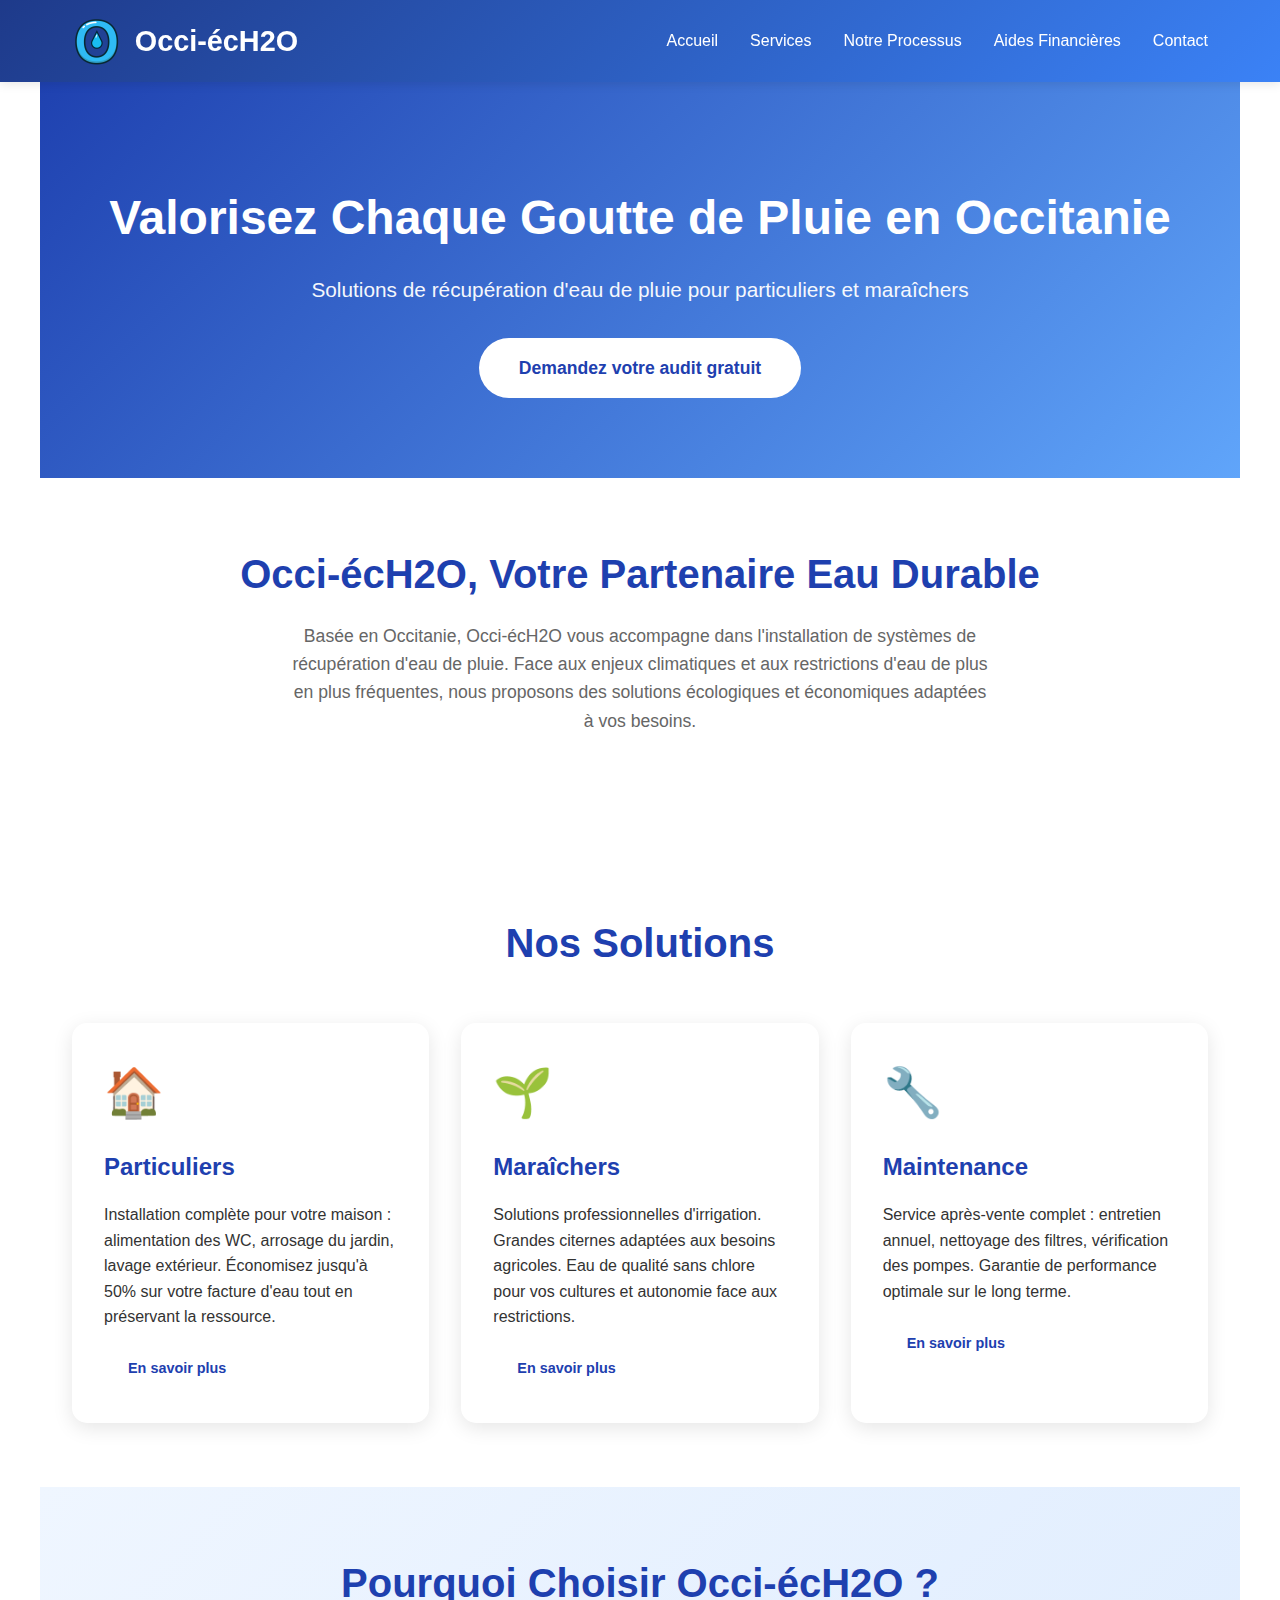
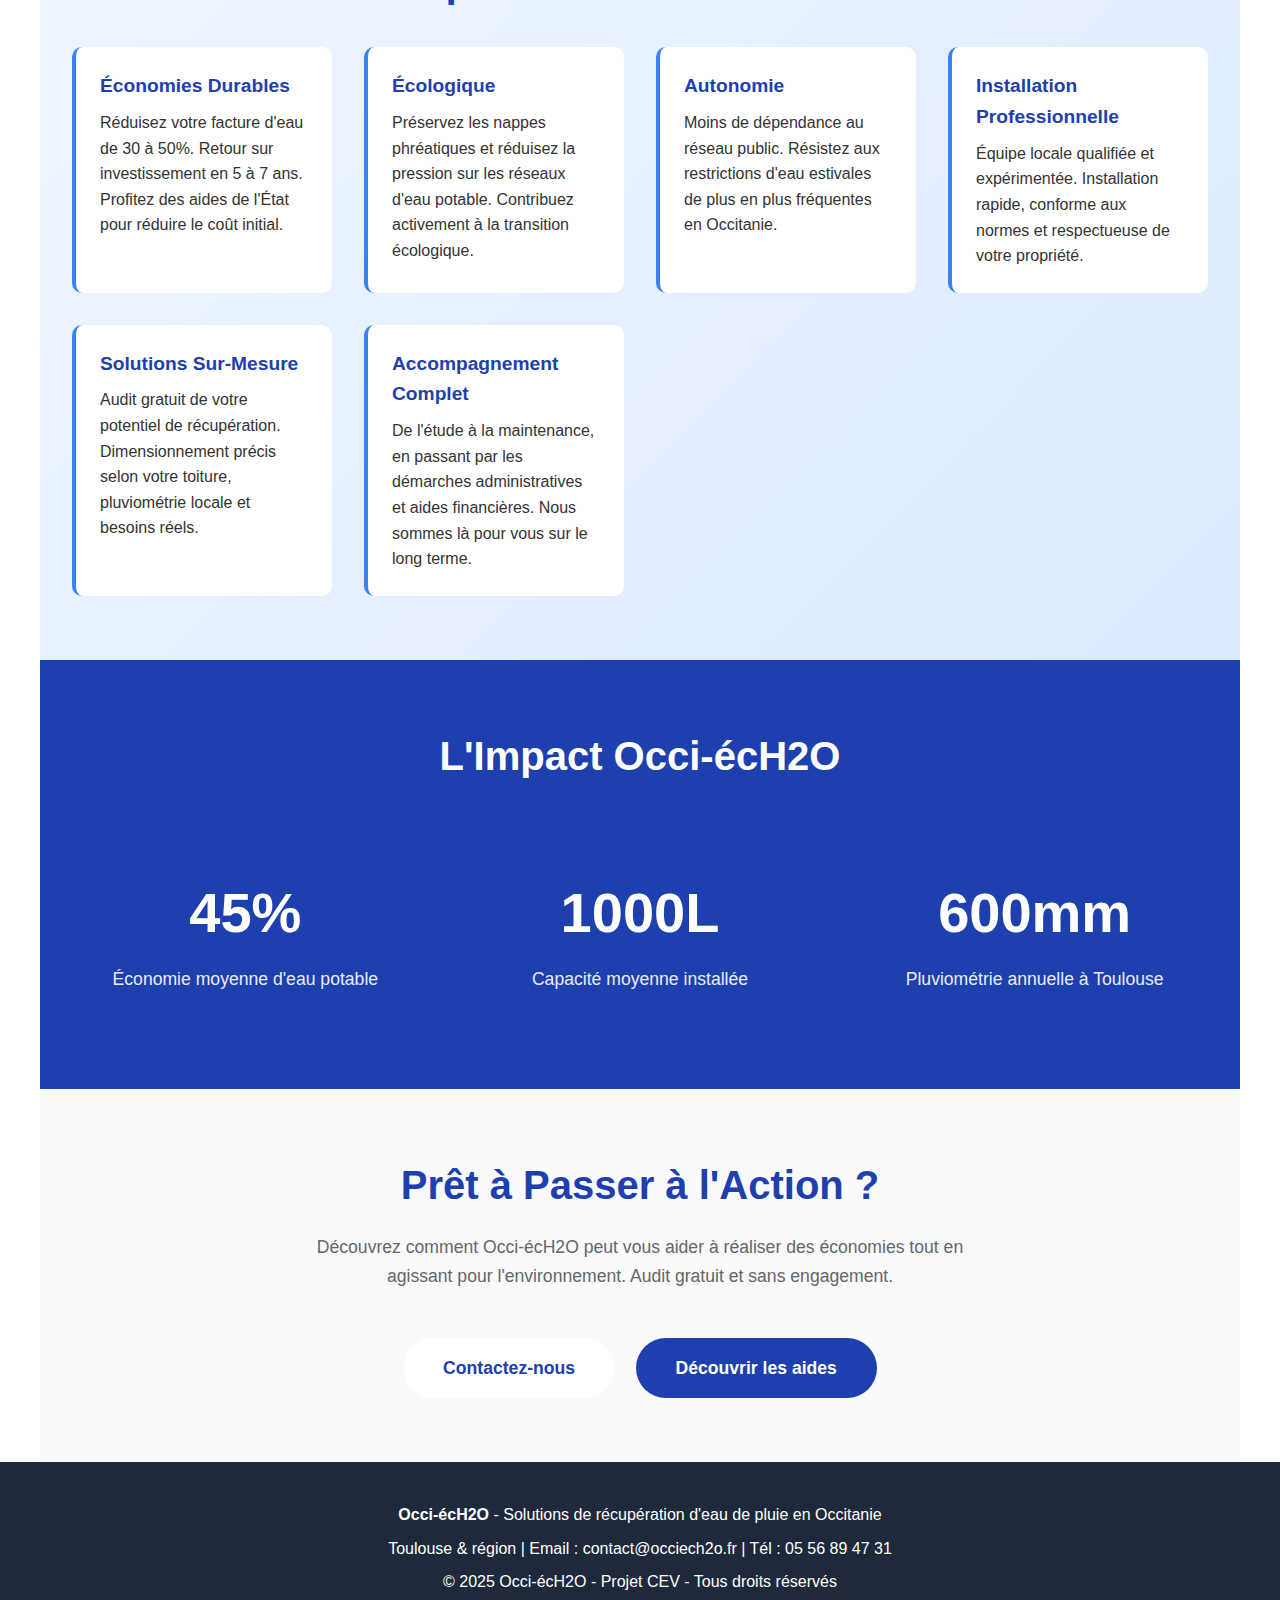
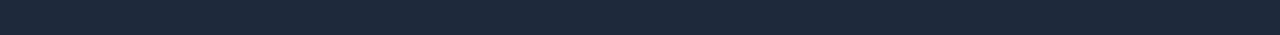
<file: index.html>
<!DOCTYPE html>
<html lang="fr">
<head>
    <meta charset="UTF-8">
    <meta name="viewport" content="width=device-width, initial-scale=1.0">
    <title>Occi-écH2O - Récupération d'Eau de Pluie en Occitanie</title>
    <link rel="stylesheet" href="style.css">
    <link rel="icon" type="image/png" href="favicon.png">
    <script src="includes.js"></script>
</head>
<body>
    <!-- Header -->
    <div id="header-placeholder"></div>

    <!-- Hero Section -->
    <section class="hero">
        <h1>Valorisez Chaque Goutte de Pluie en Occitanie</h1>
        <p>Solutions de récupération d'eau de pluie pour particuliers et maraîchers</p>
        <a href="contact.html" class="cta-button">Demandez votre audit gratuit</a>
    </section>

    <!-- Introduction -->
    <section>
        <h2>Occi-écH2O, Votre Partenaire Eau Durable</h2>
        <p class="section-intro">
            Basée en Occitanie, Occi-écH2O vous accompagne dans l'installation de systèmes de récupération d'eau de pluie. 
            Face aux enjeux climatiques et aux restrictions d'eau de plus en plus fréquentes, nous proposons des solutions 
            écologiques et économiques adaptées à vos besoins.
        </p>
    </section>

    <!-- Services Preview -->
    <section>
        <h2>Nos Solutions</h2>
        <div class="services-grid">
            <div class="service-card">
                <div class="service-icon">🏠</div>
                <h3>Particuliers</h3>
                <p>Installation complète pour votre maison : alimentation des WC, arrosage du jardin, lavage extérieur. 
                Économisez jusqu'à 50% sur votre facture d'eau tout en préservant la ressource.</p>
                <a href="services.html#particuliers" class="cta-button" style="font-size: 0.9rem; padding: 0.7rem 1.5rem; margin-top: 1rem;">En savoir plus</a>
            </div>
            <div class="service-card">
                <div class="service-icon">🌱</div>
                <h3>Maraîchers</h3>
                <p>Solutions professionnelles d'irrigation. Grandes citernes adaptées aux besoins agricoles. 
                Eau de qualité sans chlore pour vos cultures et autonomie face aux restrictions.</p>
                <a href="services.html#maraichers" class="cta-button" style="font-size: 0.9rem; padding: 0.7rem 1.5rem; margin-top: 1rem;">En savoir plus</a>
            </div>
            <div class="service-card">
                <div class="service-icon">🔧</div>
                <h3>Maintenance</h3>
                <p>Service après-vente complet : entretien annuel, nettoyage des filtres, vérification des pompes. 
                Garantie de performance optimale sur le long terme.</p>
                <a href="services.html#maintenance" class="cta-button" style="font-size: 0.9rem; padding: 0.7rem 1.5rem; margin-top: 1rem;">En savoir plus</a>
            </div>
        </div>
    </section>

    <!-- Benefits Section -->
    <section class="benefits">
        <h2>Pourquoi Choisir Occi-écH2O ?</h2>
        <div class="benefits-grid">
            <div class="benefit-item">
                <h4>Économies Durables</h4>
                <p>Réduisez votre facture d'eau de 30 à 50%. Retour sur investissement en 5 à 7 ans. 
                Profitez des aides de l'État pour réduire le coût initial.</p>
            </div>
            <div class="benefit-item">
                <h4>Écologique</h4>
                <p>Préservez les nappes phréatiques et réduisez la pression sur les réseaux d'eau potable. 
                Contribuez activement à la transition écologique.</p>
            </div>
            <div class="benefit-item">
                <h4>Autonomie</h4>
                <p>Moins de dépendance au réseau public. Résistez aux restrictions d'eau estivales 
                de plus en plus fréquentes en Occitanie.</p>
            </div>
            <div class="benefit-item">
                <h4>Installation Professionnelle</h4>
                <p>Équipe locale qualifiée et expérimentée. Installation rapide, conforme aux normes 
                et respectueuse de votre propriété.</p>
            </div>
            <div class="benefit-item">
                <h4>Solutions Sur-Mesure</h4>
                <p>Audit gratuit de votre potentiel de récupération. Dimensionnement précis selon votre 
                toiture, pluviométrie locale et besoins réels.</p>
            </div>
            <div class="benefit-item">
                <h4>Accompagnement Complet</h4>
                <p>De l'étude à la maintenance, en passant par les démarches administratives et aides financières. 
                Nous sommes là pour vous sur le long terme.</p>
            </div>
        </div>
    </section>

    <!-- Stats Section -->
    <section class="stats">
        <h2>L'Impact Occi-écH2O</h2>
        <div class="stats-grid">
            <div class="stat-item">
                <span class="stat-number">45%</span>
                <span class="stat-label">Économie moyenne d'eau potable</span>
            </div>
            <div class="stat-item">
                <span class="stat-number">1000L</span>
                <span class="stat-label">Capacité moyenne installée</span>
            </div>
            <div class="stat-item">
                <span class="stat-number">600mm</span>
                <span class="stat-label">Pluviométrie annuelle à Toulouse</span>
            </div>
        </div>
    </section>

    <!-- CTA Section -->
    <section style="text-align: center; background: #f9fafb;">
        <h2>Prêt à Passer à l'Action ?</h2>
        <p class="section-intro">
            Découvrez comment Occi-écH2O peut vous aider à réaliser des économies tout en agissant pour l'environnement. 
            Audit gratuit et sans engagement.
        </p>
        <a href="contact.html" class="cta-button">Contactez-nous</a>
        <a href="aides.html" class="cta-button" style="background: #1e40af; color: white; margin-left: 1rem;">Découvrir les aides</a>
    </section>

    <!-- Footer -->
    <div id="footer-placeholder"></div>
</body>
</html>
</file>
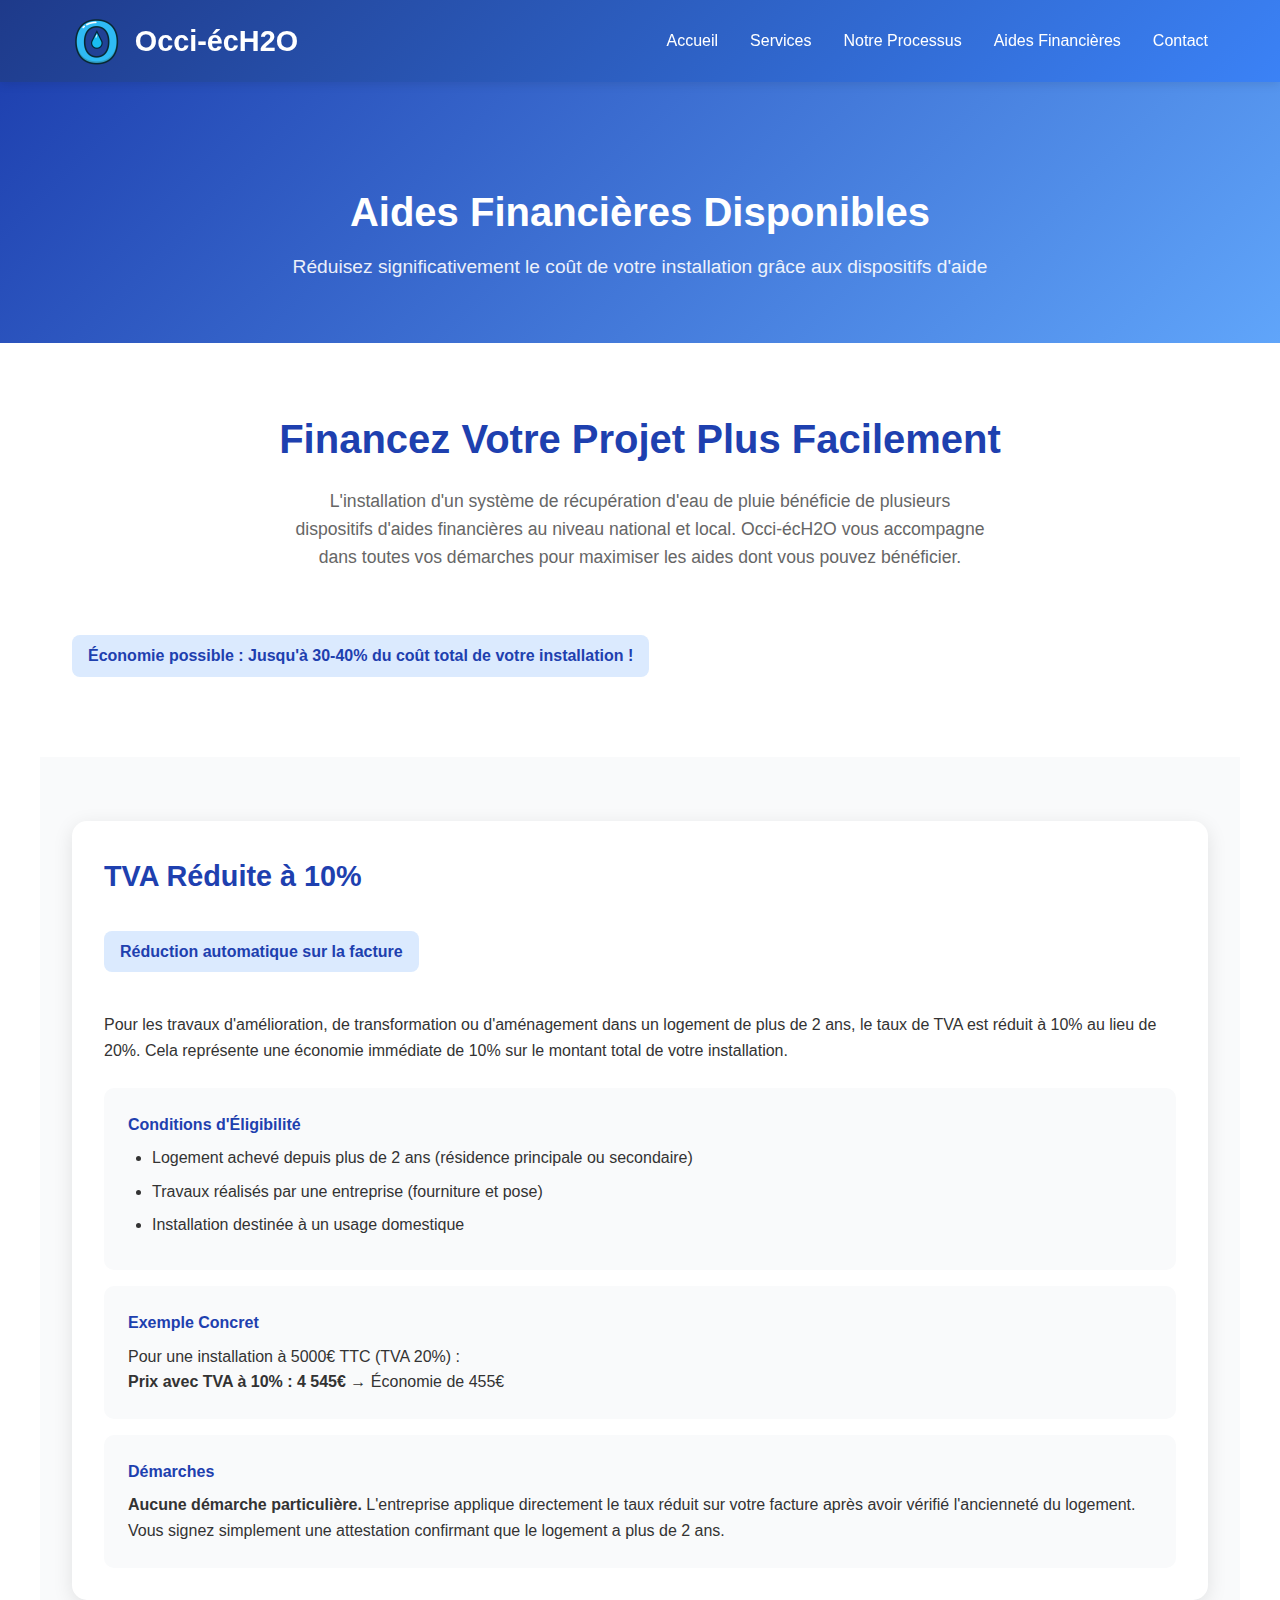
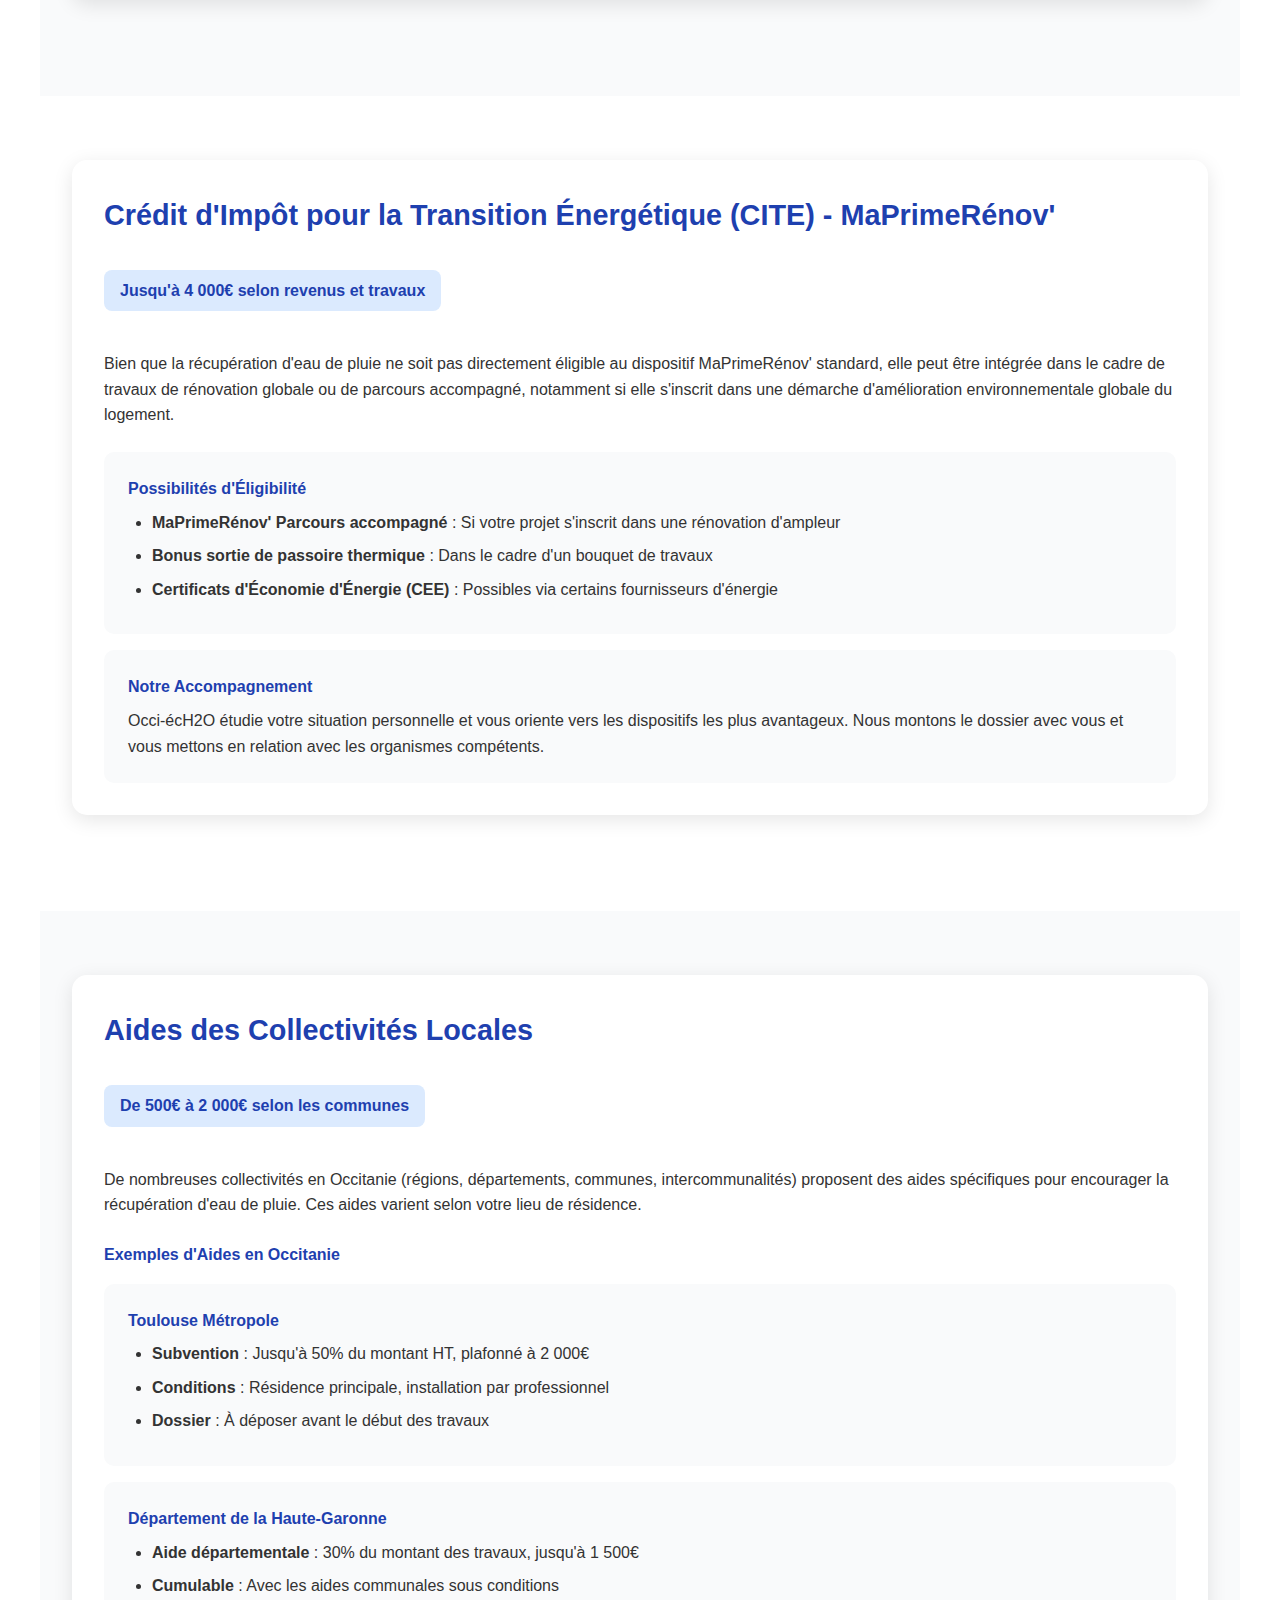
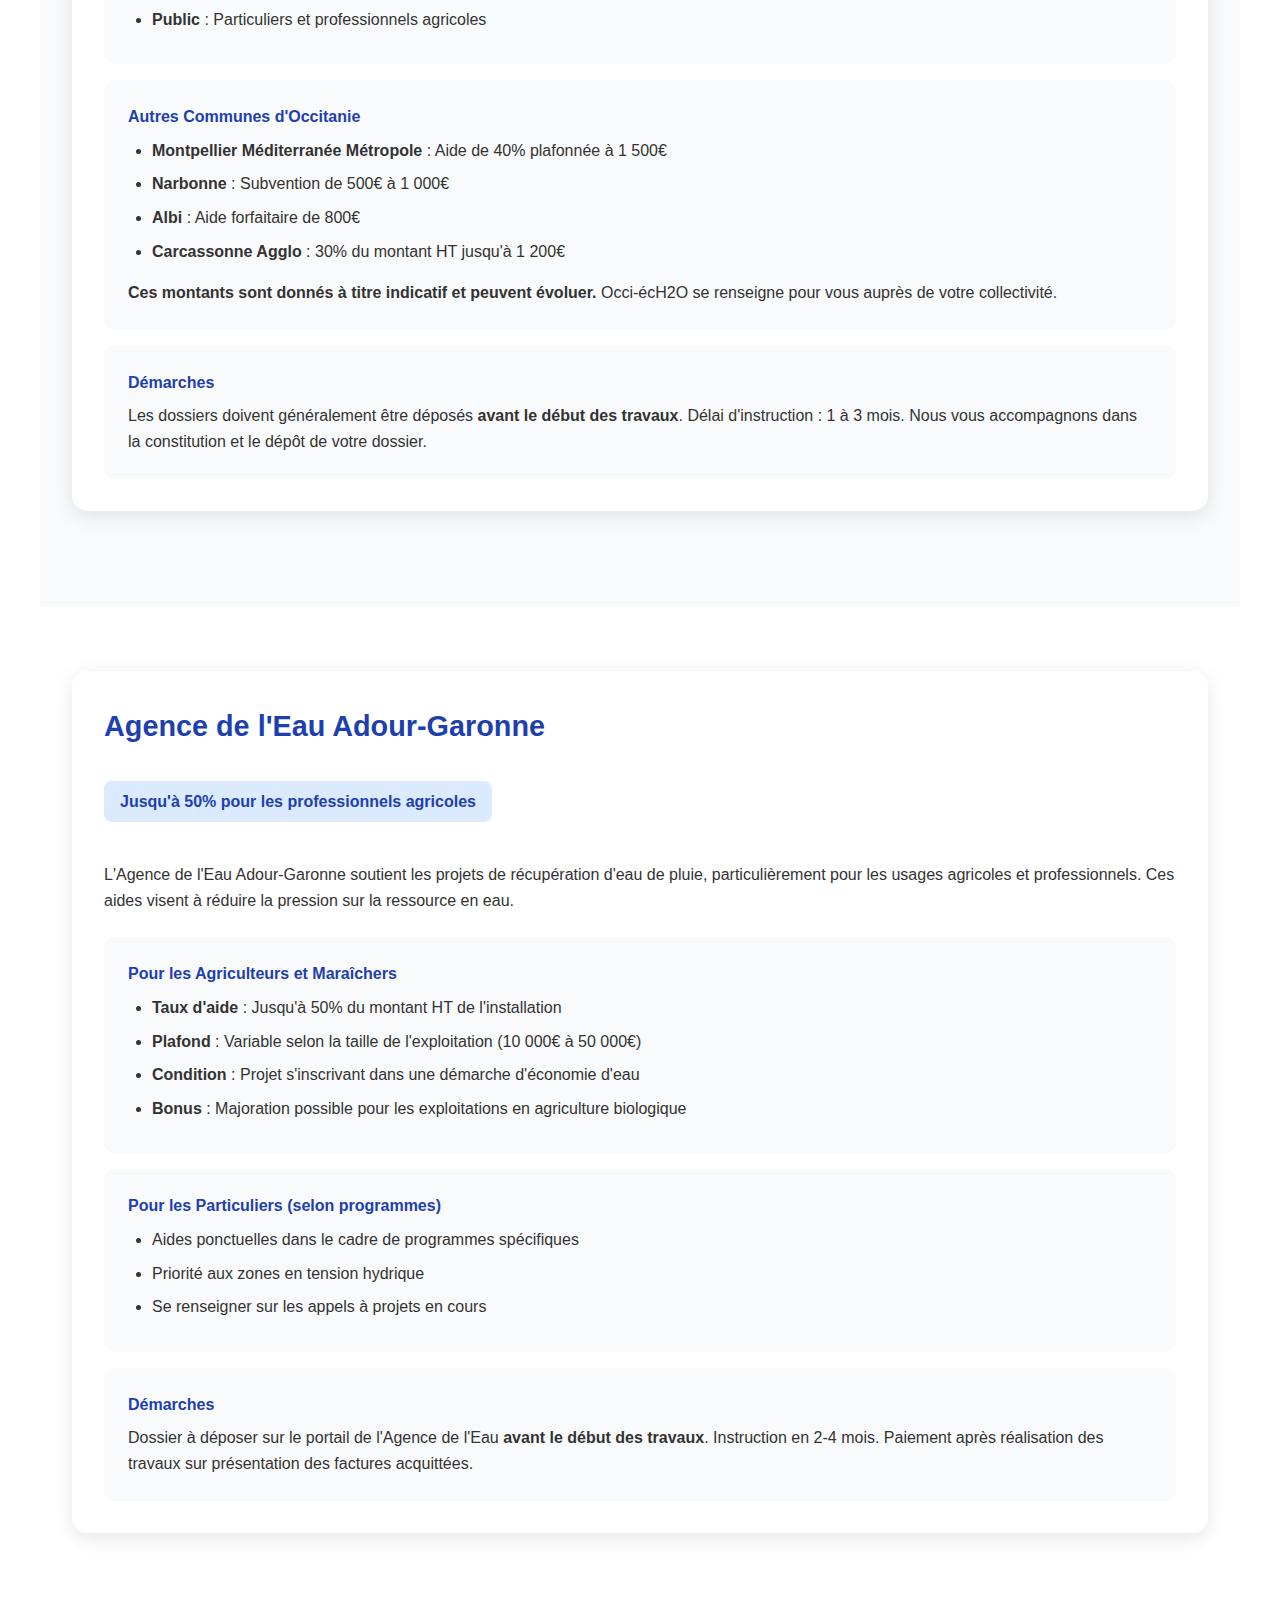
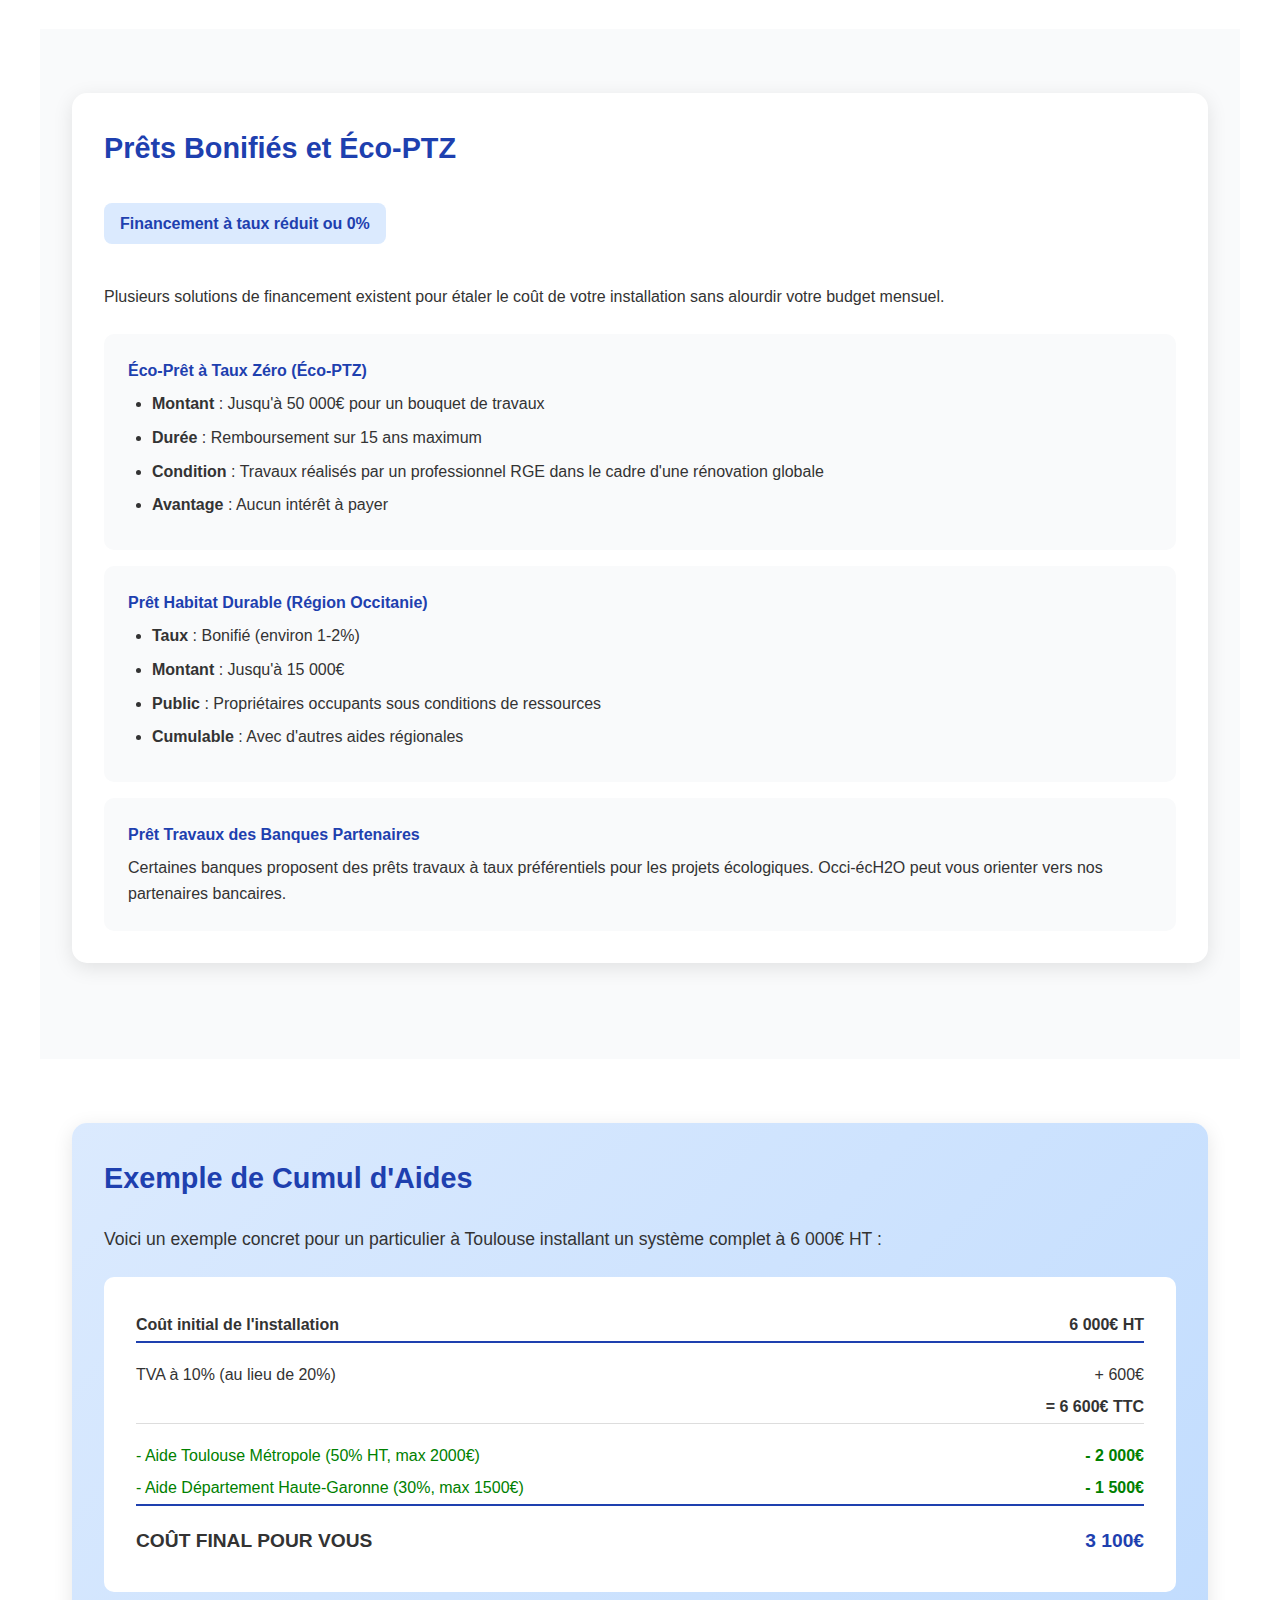
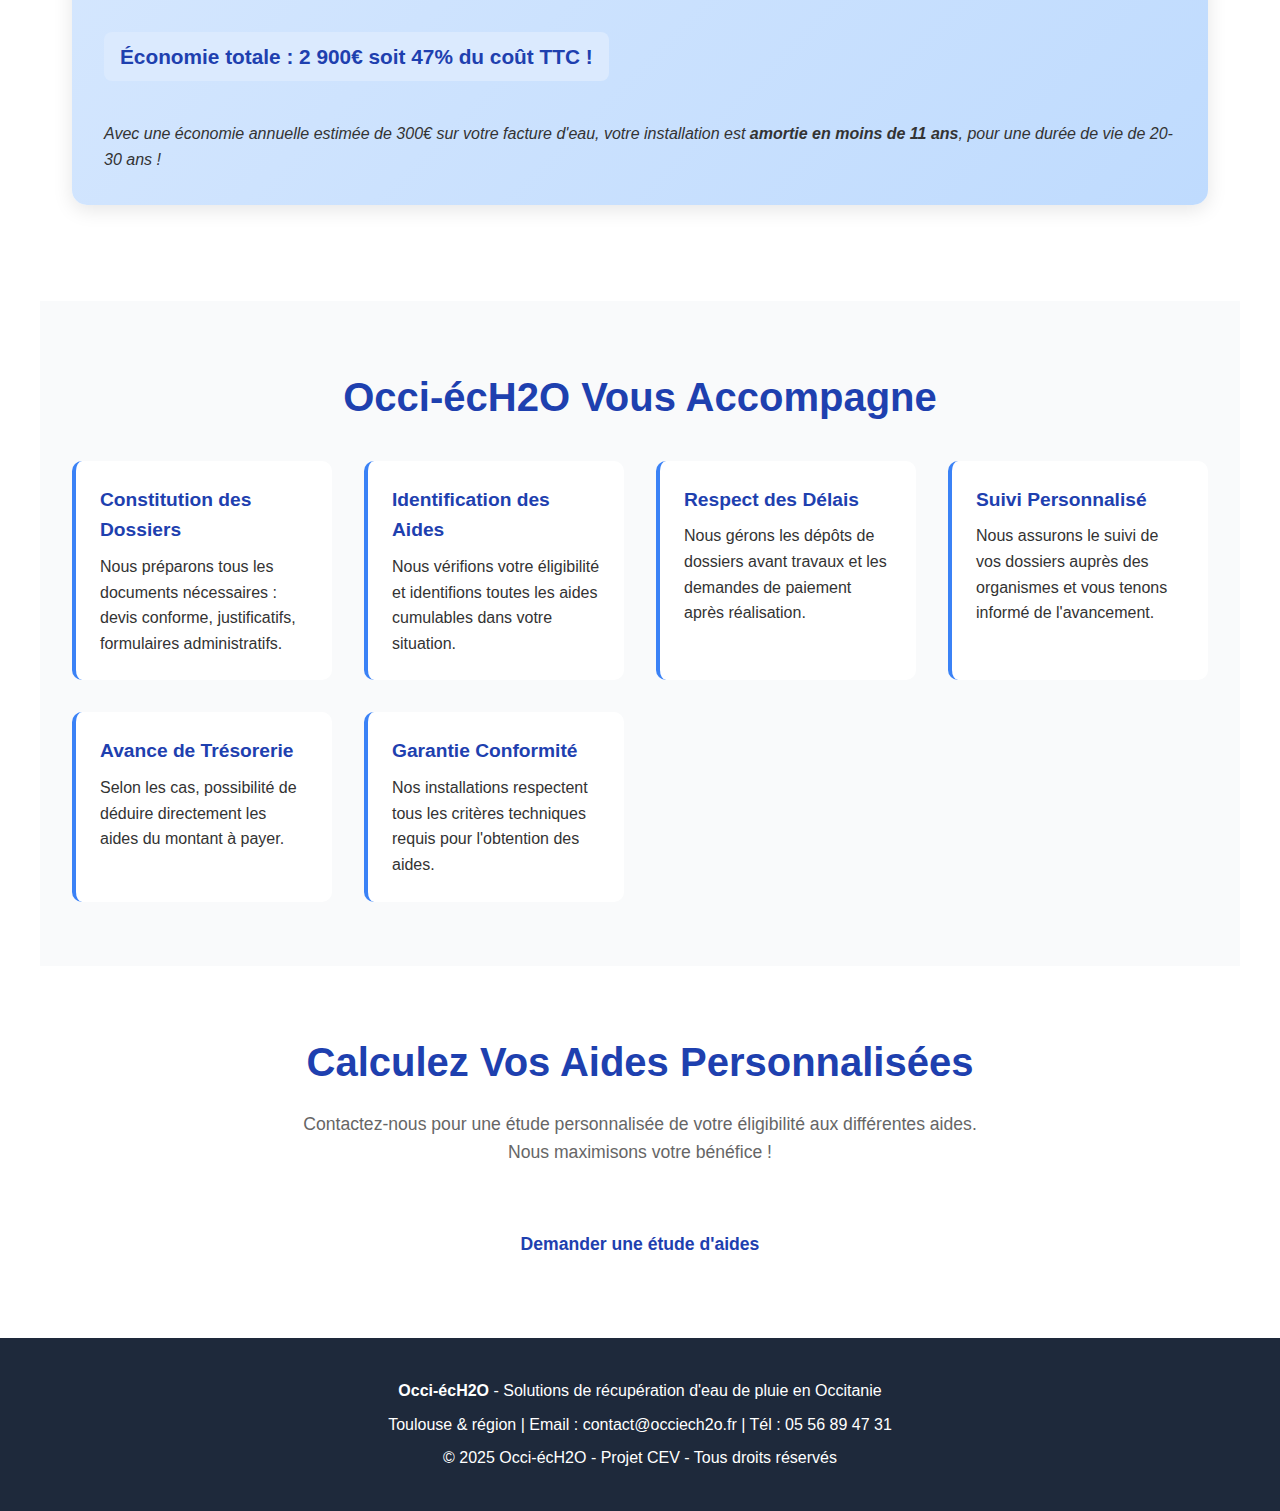
<file: aides.html>
<!DOCTYPE html>
<html lang="fr">
<head>
    <meta charset="UTF-8">
    <meta name="viewport" content="width=device-width, initial-scale=1.0">
    <title>Aides Financières - Occi-écH2O</title>
    <link rel="stylesheet" href="style.css">
    <link rel="icon" type="image/png" href="favicon.png">
    <script src="includes.js"></script>
</head>
<body>
    <!-- Header -->
    <div id="header-placeholder"></div>

    <!-- Page Header -->
    <div class="page-header">
        <h1>Aides Financières Disponibles</h1>
        <p>Réduisez significativement le coût de votre installation grâce aux dispositifs d'aide</p>
    </div>

    <!-- Introduction -->
    <section>
        <h2>Financez Votre Projet Plus Facilement</h2>
        <p class="section-intro">
            L'installation d'un système de récupération d'eau de pluie bénéficie de plusieurs dispositifs d'aides 
            financières au niveau national et local. Occi-écH2O vous accompagne dans toutes vos démarches pour 
            maximiser les aides dont vous pouvez bénéficier.
        </p>
        <div class="aide-montant">
            Économie possible : Jusqu'à 30-40% du coût total de votre installation !
        </div>
    </section>

    <!-- TVA Réduite -->
    <section style="background: #f9fafb;">
        <div class="aide-card">
            <h3>TVA Réduite à 10%</h3>
            <div class="aide-montant">Réduction automatique sur la facture</div>
            
            <p style="margin: 1.5rem 0;">
                Pour les travaux d'amélioration, de transformation ou d'aménagement dans un logement de plus de 2 ans, 
                le taux de TVA est réduit à 10% au lieu de 20%. Cela représente une économie immédiate de 10% sur 
                le montant total de votre installation.
            </p>

            <div class="aide-conditions">
                <h4>Conditions d'Éligibilité</h4>
                <ul>
                    <li>Logement achevé depuis plus de 2 ans (résidence principale ou secondaire)</li>
                    <li>Travaux réalisés par une entreprise (fourniture et pose)</li>
                    <li>Installation destinée à un usage domestique</li>
                </ul>
            </div>

            <div class="aide-conditions" style="margin-top: 1rem;">
                <h4>Exemple Concret</h4>
                <p>
                    Pour une installation à 5000€ TTC (TVA 20%) :<br>
                    <strong>Prix avec TVA à 10% : 4 545€</strong> → Économie de 455€
                </p>
            </div>

            <div class="aide-conditions" style="margin-top: 1rem;">
                <h4>Démarches</h4>
                <p>
                    <strong>Aucune démarche particulière.</strong> L'entreprise applique directement le taux réduit 
                    sur votre facture après avoir vérifié l'ancienneté du logement. Vous signez simplement une attestation 
                    confirmant que le logement a plus de 2 ans.
                </p>
            </div>
        </div>
    </section>

    <!-- Crédit d'Impôt -->
    <section>
        <div class="aide-card">
            <h3>Crédit d'Impôt pour la Transition Énergétique (CITE) - MaPrimeRénov'</h3>
            <div class="aide-montant">Jusqu'à 4 000€ selon revenus et travaux</div>
            
            <p style="margin: 1.5rem 0;">
                Bien que la récupération d'eau de pluie ne soit pas directement éligible au dispositif MaPrimeRénov' standard, 
                elle peut être intégrée dans le cadre de travaux de rénovation globale ou de parcours accompagné, 
                notamment si elle s'inscrit dans une démarche d'amélioration environnementale globale du logement.
            </p>

            <div class="aide-conditions">
                <h4>Possibilités d'Éligibilité</h4>
                <ul>
                    <li><strong>MaPrimeRénov' Parcours accompagné</strong> : Si votre projet s'inscrit dans une rénovation d'ampleur</li>
                    <li><strong>Bonus sortie de passoire thermique</strong> : Dans le cadre d'un bouquet de travaux</li>
                    <li><strong>Certificats d'Économie d'Énergie (CEE)</strong> : Possibles via certains fournisseurs d'énergie</li>
                </ul>
            </div>

            <div class="aide-conditions" style="margin-top: 1rem;">
                <h4>Notre Accompagnement</h4>
                <p>
                    Occi-écH2O étudie votre situation personnelle et vous oriente vers les dispositifs les plus avantageux. 
                    Nous montons le dossier avec vous et vous mettons en relation avec les organismes compétents.
                </p>
            </div>
        </div>
    </section>

    <!-- Aides Locales -->
    <section style="background: #f9fafb;">
        <div class="aide-card">
            <h3>Aides des Collectivités Locales</h3>
            <div class="aide-montant">De 500€ à 2 000€ selon les communes</div>
            
            <p style="margin: 1.5rem 0;">
                De nombreuses collectivités en Occitanie (régions, départements, communes, intercommunalités) 
                proposent des aides spécifiques pour encourager la récupération d'eau de pluie. Ces aides varient 
                selon votre lieu de résidence.
            </p>

            <h4 style="color: #1e40af; margin-top: 1.5rem;">Exemples d'Aides en Occitanie</h4>

            <div class="aide-conditions">
                <h4>Toulouse Métropole</h4>
                <ul>
                    <li><strong>Subvention</strong> : Jusqu'à 50% du montant HT, plafonné à 2 000€</li>
                    <li><strong>Conditions</strong> : Résidence principale, installation par professionnel</li>
                    <li><strong>Dossier</strong> : À déposer avant le début des travaux</li>
                </ul>
            </div>

            <div class="aide-conditions" style="margin-top: 1rem;">
                <h4>Département de la Haute-Garonne</h4>
                <ul>
                    <li><strong>Aide départementale</strong> : 30% du montant des travaux, jusqu'à 1 500€</li>
                    <li><strong>Cumulable</strong> : Avec les aides communales sous conditions</li>
                    <li><strong>Public</strong> : Particuliers et professionnels agricoles</li>
                </ul>
            </div>

            <div class="aide-conditions" style="margin-top: 1rem;">
                <h4>Autres Communes d'Occitanie</h4>
                <ul>
                    <li><strong>Montpellier Méditerranée Métropole</strong> : Aide de 40% plafonnée à 1 500€</li>
                    <li><strong>Narbonne</strong> : Subvention de 500€ à 1 000€</li>
                    <li><strong>Albi</strong> : Aide forfaitaire de 800€</li>
                    <li><strong>Carcassonne Agglo</strong> : 30% du montant HT jusqu'à 1 200€</li>
                </ul>
                <p style="margin-top: 1rem;">
                    <strong>Ces montants sont donnés à titre indicatif et peuvent évoluer.</strong> 
                    Occi-écH2O se renseigne pour vous auprès de votre collectivité.
                </p>
            </div>

            <div class="aide-conditions" style="margin-top: 1rem;">
                <h4>Démarches</h4>
                <p>
                    Les dossiers doivent généralement être déposés <strong>avant le début des travaux</strong>. 
                    Délai d'instruction : 1 à 3 mois. Nous vous accompagnons dans la constitution et le dépôt de votre dossier.
                </p>
            </div>
        </div>
    </section>

    <!-- Agence de l'Eau -->
    <section>
        <div class="aide-card">
            <h3>Agence de l'Eau Adour-Garonne</h3>
            <div class="aide-montant">Jusqu'à 50% pour les professionnels agricoles</div>
            
            <p style="margin: 1.5rem 0;">
                L'Agence de l'Eau Adour-Garonne soutient les projets de récupération d'eau de pluie, 
                particulièrement pour les usages agricoles et professionnels. Ces aides visent à réduire 
                la pression sur la ressource en eau.
            </p>

            <div class="aide-conditions">
                <h4>Pour les Agriculteurs et Maraîchers</h4>
                <ul>
                    <li><strong>Taux d'aide</strong> : Jusqu'à 50% du montant HT de l'installation</li>
                    <li><strong>Plafond</strong> : Variable selon la taille de l'exploitation (10 000€ à 50 000€)</li>
                    <li><strong>Condition</strong> : Projet s'inscrivant dans une démarche d'économie d'eau</li>
                    <li><strong>Bonus</strong> : Majoration possible pour les exploitations en agriculture biologique</li>
                </ul>
            </div>

            <div class="aide-conditions" style="margin-top: 1rem;">
                <h4>Pour les Particuliers (selon programmes)</h4>
                <ul>
                    <li>Aides ponctuelles dans le cadre de programmes spécifiques</li>
                    <li>Priorité aux zones en tension hydrique</li>
                    <li>Se renseigner sur les appels à projets en cours</li>
                </ul>
            </div>

            <div class="aide-conditions" style="margin-top: 1rem;">
                <h4>Démarches</h4>
                <p>
                    Dossier à déposer sur le portail de l'Agence de l'Eau <strong>avant le début des travaux</strong>. 
                    Instruction en 2-4 mois. Paiement après réalisation des travaux sur présentation des factures acquittées.
                </p>
            </div>
        </div>
    </section>

    <!-- Prêts -->
    <section style="background: #f9fafb;">
        <div class="aide-card">
            <h3>Prêts Bonifiés et Éco-PTZ</h3>
            <div class="aide-montant">Financement à taux réduit ou 0%</div>
            
            <p style="margin: 1.5rem 0;">
                Plusieurs solutions de financement existent pour étaler le coût de votre installation sans alourdir 
                votre budget mensuel.
            </p>

            <div class="aide-conditions">
                <h4>Éco-Prêt à Taux Zéro (Éco-PTZ)</h4>
                <ul>
                    <li><strong>Montant</strong> : Jusqu'à 50 000€ pour un bouquet de travaux</li>
                    <li><strong>Durée</strong> : Remboursement sur 15 ans maximum</li>
                    <li><strong>Condition</strong> : Travaux réalisés par un professionnel RGE dans le cadre d'une rénovation globale</li>
                    <li><strong>Avantage</strong> : Aucun intérêt à payer</li>
                </ul>
            </div>

            <div class="aide-conditions" style="margin-top: 1rem;">
                <h4>Prêt Habitat Durable (Région Occitanie)</h4>
                <ul>
                    <li><strong>Taux</strong> : Bonifié (environ 1-2%)</li>
                    <li><strong>Montant</strong> : Jusqu'à 15 000€</li>
                    <li><strong>Public</strong> : Propriétaires occupants sous conditions de ressources</li>
                    <li><strong>Cumulable</strong> : Avec d'autres aides régionales</li>
                </ul>
            </div>

            <div class="aide-conditions" style="margin-top: 1rem;">
                <h4>Prêt Travaux des Banques Partenaires</h4>
                <p>
                    Certaines banques proposent des prêts travaux à taux préférentiels pour les projets écologiques. 
                    Occi-écH2O peut vous orienter vers nos partenaires bancaires.
                </p>
            </div>
        </div>
    </section>

    <!-- Exemple de Cumul -->
    <section>
        <div class="aide-card" style="background: linear-gradient(135deg, #dbeafe 0%, #bfdbfe 100%);">
            <h3>Exemple de Cumul d'Aides</h3>
            
            <p style="font-size: 1.1rem; margin: 1.5rem 0;">
                Voici un exemple concret pour un particulier à Toulouse installant un système complet à 6 000€ HT :
            </p>

            <div style="background: white; padding: 2rem; border-radius: 10px; margin: 1.5rem 0;">
                <table style="width: 100%; border-collapse: collapse; line-height: 2;">
                    <tr style="border-bottom: 2px solid #1e40af;">
                        <td><strong>Coût initial de l'installation</strong></td>
                        <td style="text-align: right;"><strong>6 000€ HT</strong></td>
                    </tr>
                    <tr>
                        <td style="padding-top: 1rem;">TVA à 10% (au lieu de 20%)</td>
                        <td style="text-align: right; padding-top: 1rem;">+ 600€</td>
                    </tr>
                    <tr style="border-bottom: 1px solid #ddd;">
                        <td></td>
                        <td style="text-align: right;"><strong>= 6 600€ TTC</strong></td>
                    </tr>
                    <tr>
                        <td style="padding-top: 1rem; color: green;">- Aide Toulouse Métropole (50% HT, max 2000€)</td>
                        <td style="text-align: right; padding-top: 1rem; color: green;"><strong>- 2 000€</strong></td>
                    </tr>
                    <tr>
                        <td style="color: green;">- Aide Département Haute-Garonne (30%, max 1500€)</td>
                        <td style="text-align: right; color: green;"><strong>- 1 500€</strong></td>
                    </tr>
                    <tr style="border-top: 2px solid #1e40af; font-size: 1.2rem;">
                        <td style="padding-top: 1rem;"><strong>COÛT FINAL POUR VOUS</strong></td>
                        <td style="text-align: right; padding-top: 1rem; color: #1e40af;"><strong>3 100€</strong></td>
                    </tr>
                </table>
            </div>

            <div class="aide-montant" style="font-size: 1.3rem;">
                Économie totale : 2 900€ soit 47% du coût TTC !
            </div>

            <p style="margin-top: 1.5rem; font-style: italic;">
                Avec une économie annuelle estimée de 300€ sur votre facture d'eau, 
                votre installation est <strong>amortie en moins de 11 ans</strong>, 
                pour une durée de vie de 20-30 ans !
            </p>
        </div>
    </section>

    <!-- Accompagnement -->
    <section style="background: #f9fafb;">
        <h2>Occi-écH2O Vous Accompagne</h2>
        <div class="benefits-grid">
            <div class="benefit-item">
                <h4>Constitution des Dossiers</h4>
                <p>Nous préparons tous les documents nécessaires : devis conforme, justificatifs, formulaires administratifs.</p>
            </div>
            <div class="benefit-item">
                <h4>Identification des Aides</h4>
                <p>Nous vérifions votre éligibilité et identifions toutes les aides cumulables dans votre situation.</p>
            </div>
            <div class="benefit-item">
                <h4>Respect des Délais</h4>
                <p>Nous gérons les dépôts de dossiers avant travaux et les demandes de paiement après réalisation.</p>
            </div>
            <div class="benefit-item">
                <h4>Suivi Personnalisé</h4>
                <p>Nous assurons le suivi de vos dossiers auprès des organismes et vous tenons informé de l'avancement.</p>
            </div>
            <div class="benefit-item">
                <h4>Avance de Trésorerie</h4>
                <p>Selon les cas, possibilité de déduire directement les aides du montant à payer.</p>
            </div>
            <div class="benefit-item">
                <h4>Garantie Conformité</h4>
                <p>Nos installations respectent tous les critères techniques requis pour l'obtention des aides.</p>
            </div>
        </div>
    </section>

    <!-- CTA -->
    <section style="text-align: center;">
        <h2>Calculez Vos Aides Personnalisées</h2>
        <p class="section-intro">
            Contactez-nous pour une étude personnalisée de votre éligibilité aux différentes aides. 
            Nous maximisons votre bénéfice !
        </p>
        <a href="contact.html" class="cta-button">Demander une étude d'aides</a>
    </section>

    <!-- Footer -->
    <div id="footer-placeholder"></div>
</body>
</html>
</file>
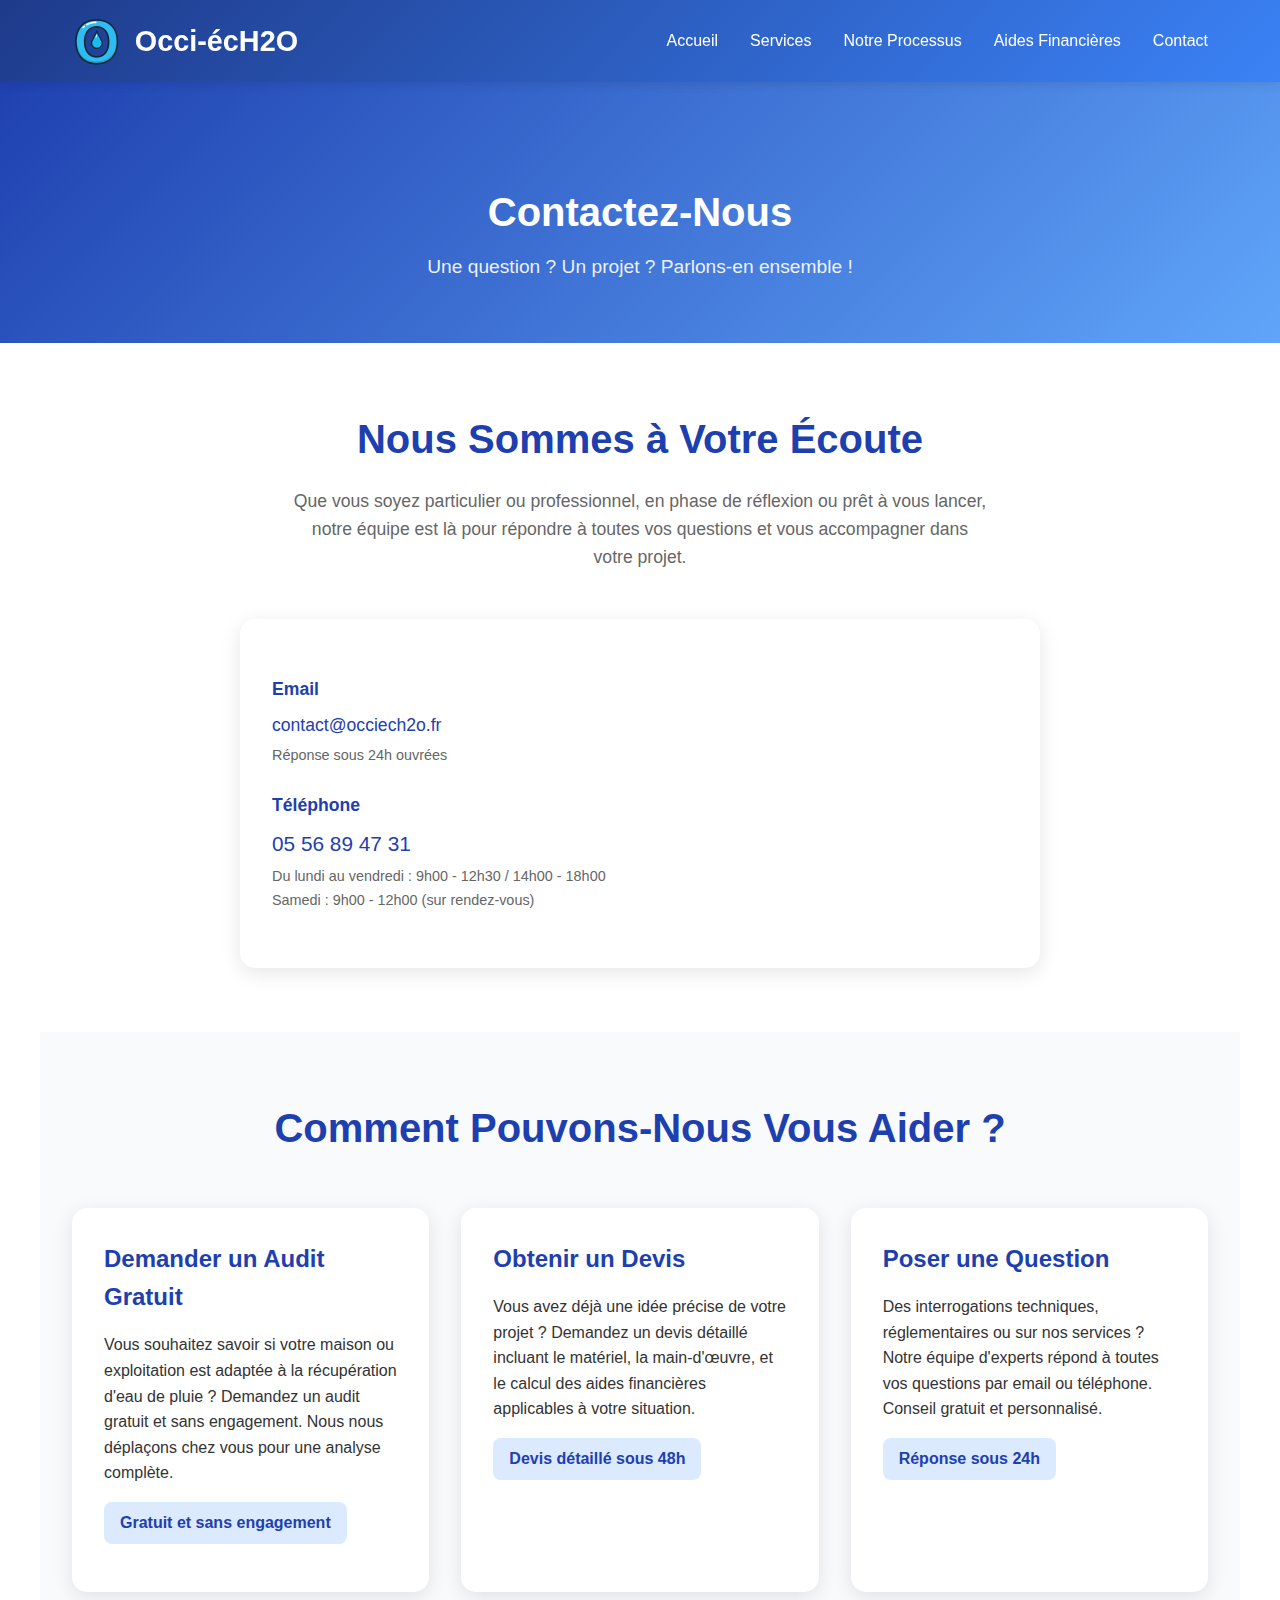
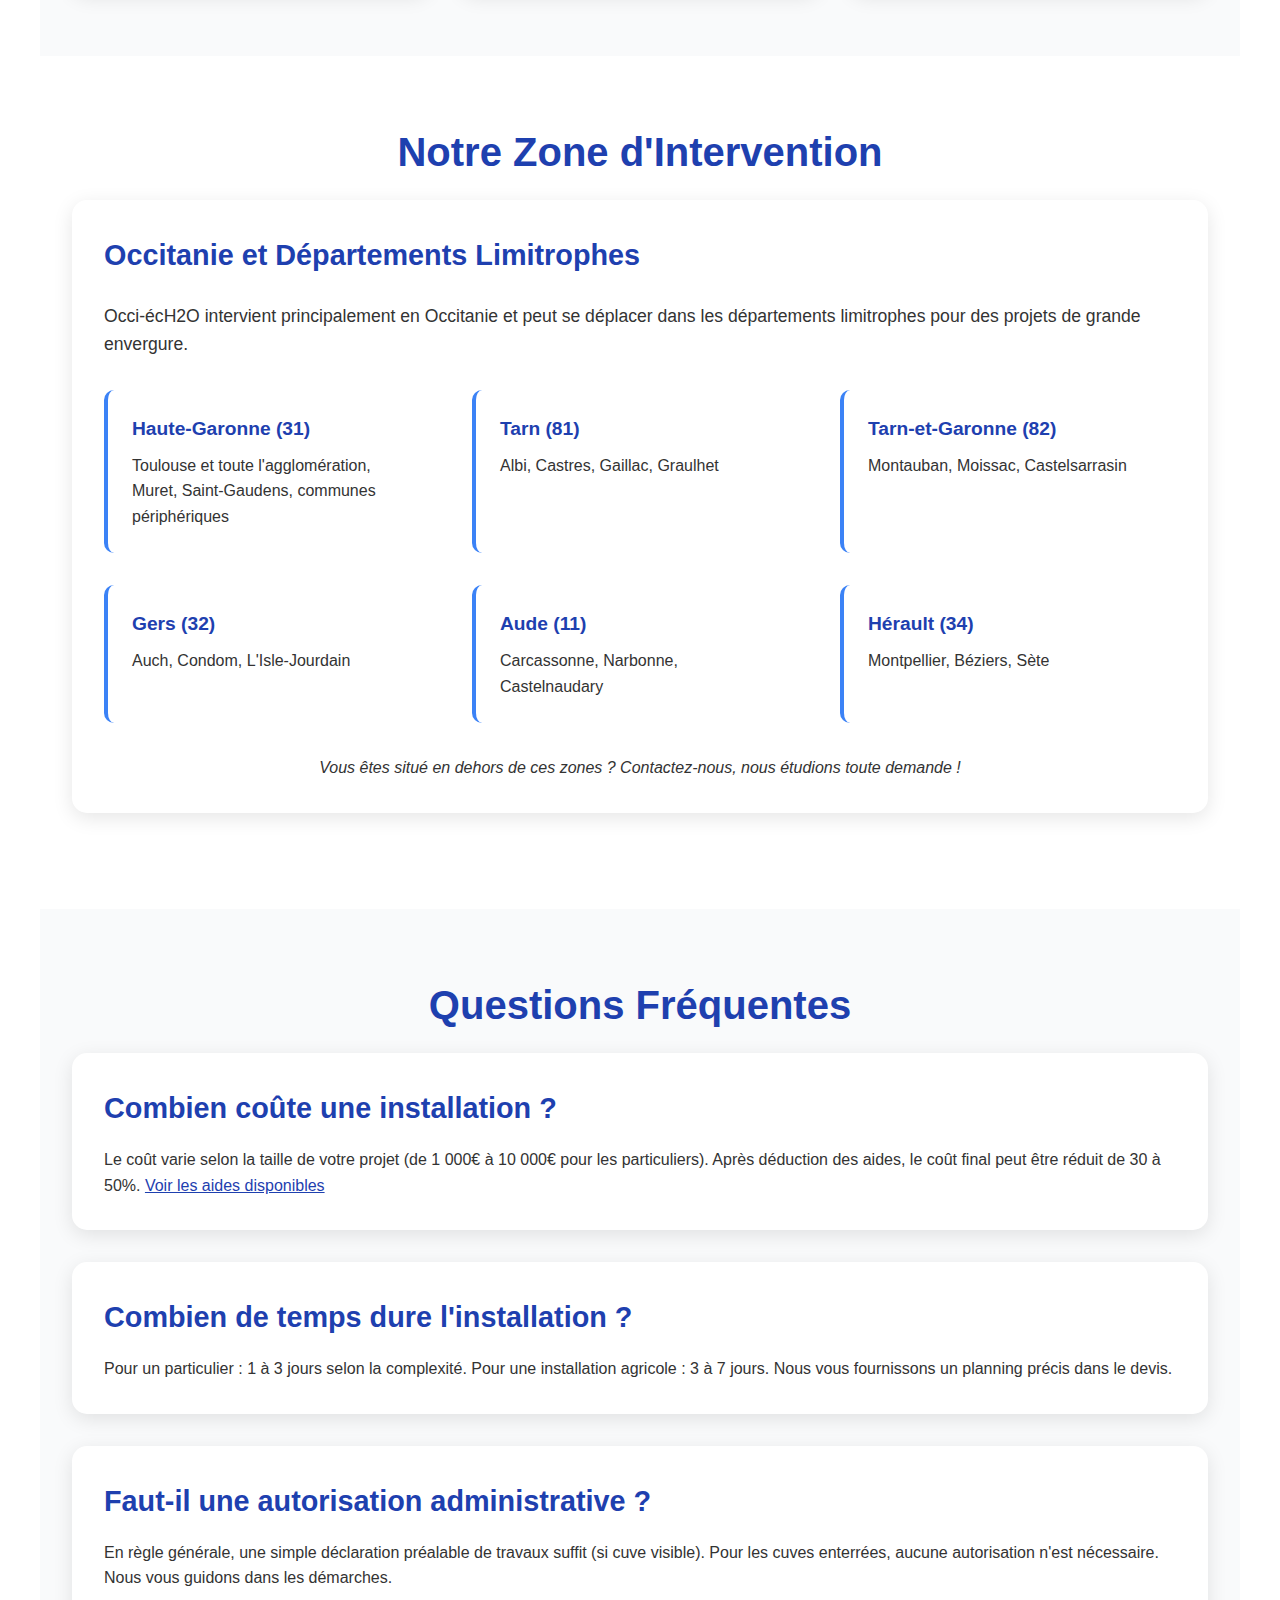
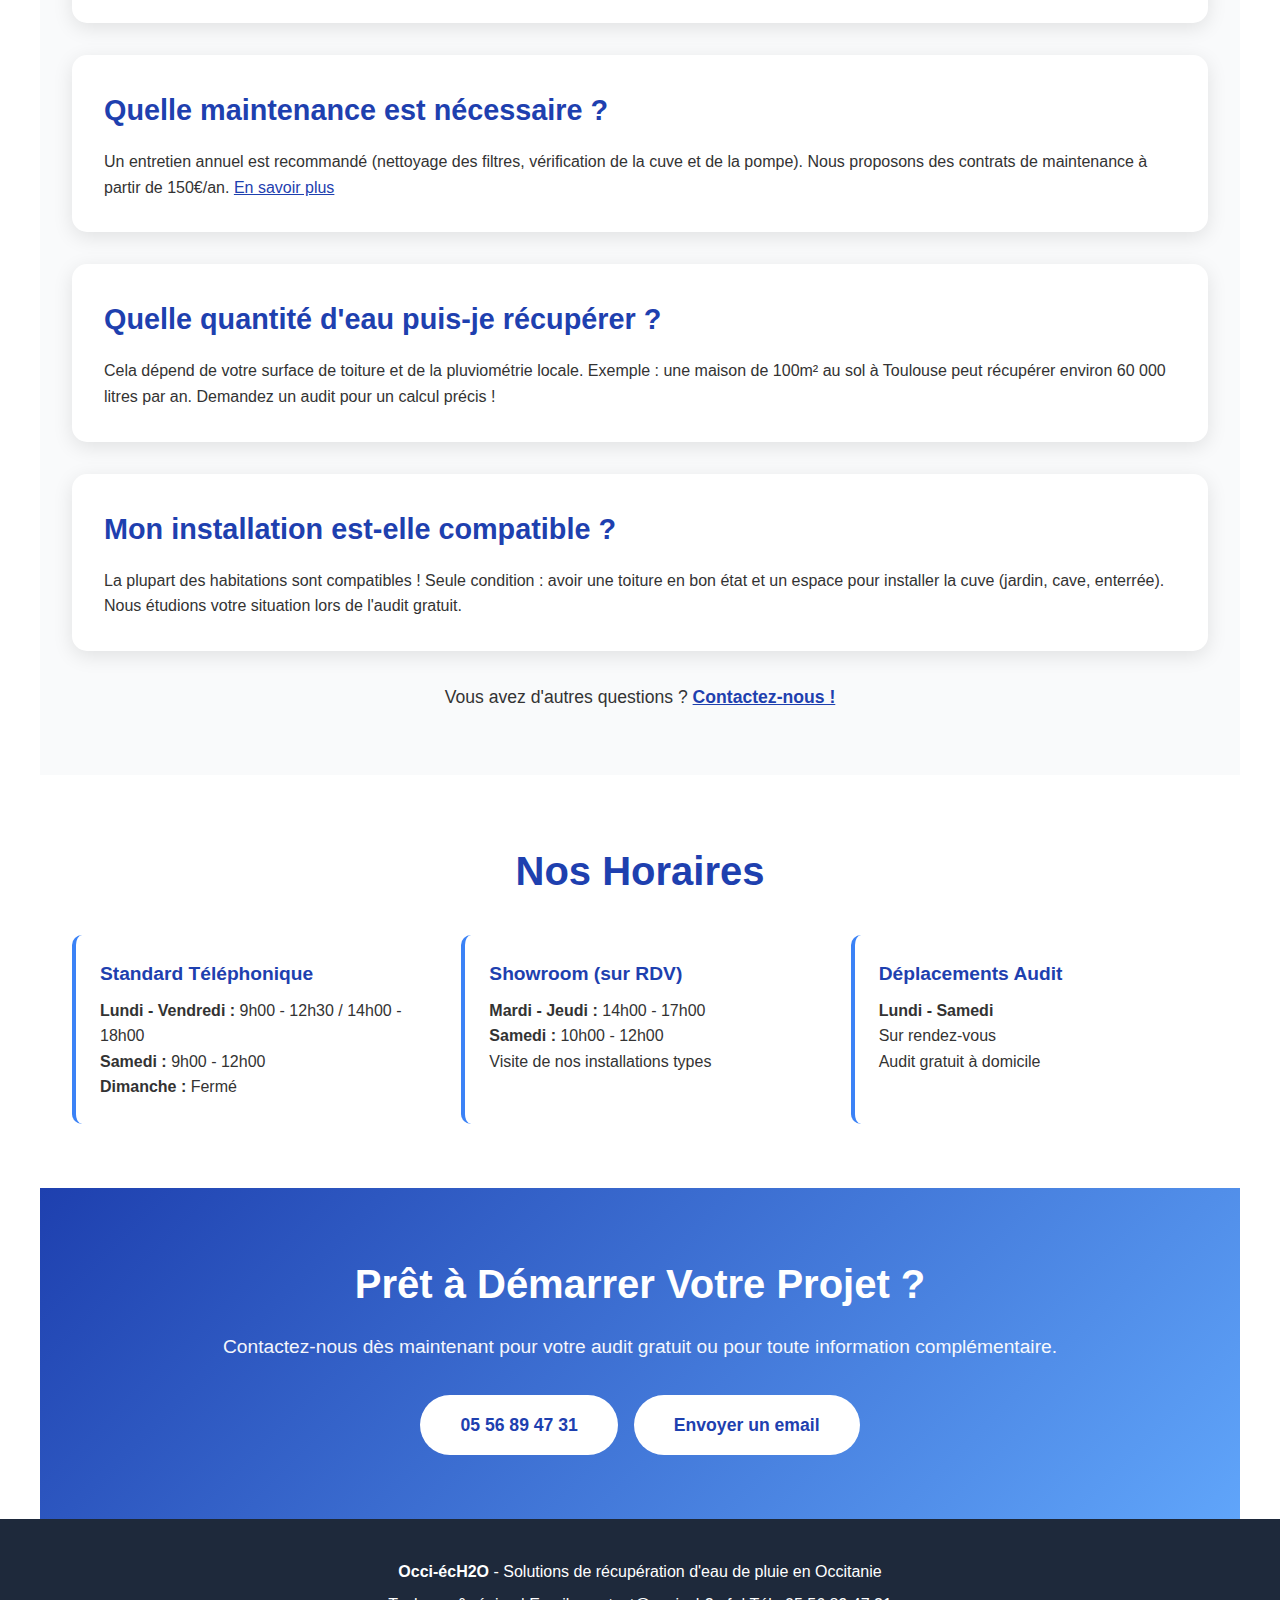
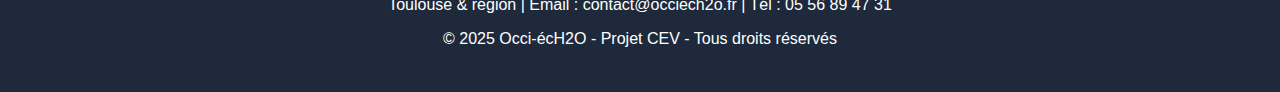
<file: contact.html>
<!DOCTYPE html>
<html lang="fr">
<head>
    <meta charset="UTF-8">
    <meta name="viewport" content="width=device-width, initial-scale=1.0">
    <title>Contactez-Nous - Occi-écH2O</title>
    <link rel="stylesheet" href="style.css">
    <link rel="icon" type="image/png" href="favicon.png">
    <script src="includes.js"></script>
</head>
<body>
    <!-- Header -->
    <div id="header-placeholder"></div>

    <!-- Page Header -->
    <div class="page-header">
        <h1>Contactez-Nous</h1>
        <p>Une question ? Un projet ? Parlons-en ensemble !</p>
    </div>

    <!-- Contact Section -->
    <section>
        <h2>Nous Sommes à Votre Écoute</h2>
        <p class="section-intro">
            Que vous soyez particulier ou professionnel, en phase de réflexion ou prêt à vous lancer, 
            notre équipe est là pour répondre à toutes vos questions et vous accompagner dans votre projet.
        </p>

        <div class="contact-content">
            <div class="contact-info">
                <div class="contact-item">
                    <strong>Email</strong>
                    <a href="mailto:contact@occiech2o.fr" style="color: #1e40af; text-decoration: none;">contact@occiech2o.fr</a>
                    <p style="font-size: 0.9rem; color: #666; margin-top: 0.3rem;">
                        Réponse sous 24h ouvrées
                    </p>
                </div>

                <div class="contact-item">
                    <strong>Téléphone</strong>
                    <a href="tel:+33556894731" style="color: #1e40af; text-decoration: none; font-size: 1.3rem;">05 56 89 47 31</a>
                    <p style="font-size: 0.9rem; color: #666; margin-top: 0.3rem;">
                        Du lundi au vendredi : 9h00 - 12h30 / 14h00 - 18h00<br>
                        Samedi : 9h00 - 12h00 (sur rendez-vous)
                    </p>
                </div>
                </div>
            </div>
        </div>
    </section>

    <!-- Services Rapides -->
    <section style="background: #f9fafb;">
        <h2>Comment Pouvons-Nous Vous Aider ?</h2>
        <div class="services-grid">
            <div class="service-card">
                <h3>Demander un Audit Gratuit</h3>
                <p>
                    Vous souhaitez savoir si votre maison ou exploitation est adaptée à la récupération d'eau de pluie ? 
                    Demandez un audit gratuit et sans engagement. Nous nous déplaçons chez vous pour une analyse complète.
                </p>
                <div class="aide-montant" style="margin-top: 1rem;">
                    Gratuit et sans engagement
                </div>
            </div>

            <div class="service-card">
                <h3>Obtenir un Devis</h3>
                <p>
                    Vous avez déjà une idée précise de votre projet ? Demandez un devis détaillé incluant le matériel, 
                    la main-d'œuvre, et le calcul des aides financières applicables à votre situation.
                </p>
                <div class="aide-montant" style="margin-top: 1rem;">
                    Devis détaillé sous 48h
                </div>
            </div>

            <div class="service-card">
                <h3>Poser une Question</h3>
                <p>
                    Des interrogations techniques, réglementaires ou sur nos services ? Notre équipe d'experts répond 
                    à toutes vos questions par email ou téléphone. Conseil gratuit et personnalisé.
                </p>
                <div class="aide-montant" style="margin-top: 1rem;">
                    Réponse sous 24h
                </div>
            </div>
        </div>
    </section>

    <!-- Zone d'intervention -->
    <section>
        <h2>Notre Zone d'Intervention</h2>
        <div class="aide-card">
            <h3>Occitanie et Départements Limitrophes</h3>
            <p style="margin: 1.5rem 0; font-size: 1.1rem;">
                Occi-écH2O intervient principalement en Occitanie et peut se déplacer dans les départements limitrophes 
                pour des projets de grande envergure.
            </p>

            <div class="benefits-grid">
                <div class="benefit-item">
                    <h4>Haute-Garonne (31)</h4>
                    <p>Toulouse et toute l'agglomération, Muret, Saint-Gaudens, communes périphériques</p>
                </div>
                <div class="benefit-item">
                    <h4>Tarn (81)</h4>
                    <p>Albi, Castres, Gaillac, Graulhet</p>
                </div>
                <div class="benefit-item">
                    <h4>Tarn-et-Garonne (82)</h4>
                    <p>Montauban, Moissac, Castelsarrasin</p>
                </div>
                <div class="benefit-item">
                    <h4>Gers (32)</h4>
                    <p>Auch, Condom, L'Isle-Jourdain</p>
                </div>
                <div class="benefit-item">
                    <h4>Aude (11)</h4>
                    <p>Carcassonne, Narbonne, Castelnaudary</p>
                </div>
                <div class="benefit-item">
                    <h4>Hérault (34)</h4>
                    <p>Montpellier, Béziers, Sète</p>
                </div>
            </div>

            <p style="margin-top: 2rem; text-align: center; font-style: italic;">
                Vous êtes situé en dehors de ces zones ? Contactez-nous, nous étudions toute demande !
            </p>
        </div>
    </section>

    <!-- FAQ Rapide -->
    <section style="background: #f9fafb;">
        <h2>Questions Fréquentes</h2>
        
        <div class="aide-card">
            <h3>Combien coûte une installation ?</h3>
            <p>
                Le coût varie selon la taille de votre projet (de 1 000€ à 10 000€ pour les particuliers). 
                Après déduction des aides, le coût final peut être réduit de 30 à 50%. 
                <a href="aides.html" style="color: #1e40af;">Voir les aides disponibles</a>
            </p>
        </div>

        <div class="aide-card">
            <h3>Combien de temps dure l'installation ?</h3>
            <p>
                Pour un particulier : 1 à 3 jours selon la complexité. Pour une installation agricole : 
                3 à 7 jours. Nous vous fournissons un planning précis dans le devis.
            </p>
        </div>

        <div class="aide-card">
            <h3>Faut-il une autorisation administrative ?</h3>
            <p>
                En règle générale, une simple déclaration préalable de travaux suffit (si cuve visible). 
                Pour les cuves enterrées, aucune autorisation n'est nécessaire. Nous vous guidons dans les démarches.
            </p>
        </div>

        <div class="aide-card">
            <h3>Quelle maintenance est nécessaire ?</h3>
            <p>
                Un entretien annuel est recommandé (nettoyage des filtres, vérification de la cuve et de la pompe). 
                Nous proposons des contrats de maintenance à partir de 150€/an. 
                <a href="services.html#maintenance" style="color: #1e40af;">En savoir plus</a>
            </p>
        </div>

        <div class="aide-card">
            <h3>Quelle quantité d'eau puis-je récupérer ?</h3>
            <p>
                Cela dépend de votre surface de toiture et de la pluviométrie locale. Exemple : une maison de 100m² 
                au sol à Toulouse peut récupérer environ 60 000 litres par an. Demandez un audit pour un calcul précis !
            </p>
        </div>

        <div class="aide-card">
            <h3>Mon installation est-elle compatible ?</h3>
            <p>
                La plupart des habitations sont compatibles ! Seule condition : avoir une toiture en bon état et 
                un espace pour installer la cuve (jardin, cave, enterrée). Nous étudions votre situation lors de l'audit gratuit.
            </p>
        </div>

        <p style="text-align: center; margin-top: 2rem; font-size: 1.1rem;">
            Vous avez d'autres questions ? 
            <a href="mailto:contact@occi-ech2o.fr" style="color: #1e40af; font-weight: bold;">Contactez-nous !</a>
        </p>
    </section>

    <!-- Horaires détaillés -->
    <section>
        <h2>Nos Horaires</h2>
        <div class="benefits-grid">
            <div class="benefit-item">
                <h4>Standard Téléphonique</h4>
                <p>
                    <strong>Lundi - Vendredi :</strong> 9h00 - 12h30 / 14h00 - 18h00<br>
                    <strong>Samedi :</strong> 9h00 - 12h00<br>
                    <strong>Dimanche :</strong> Fermé
                </p>
            </div>
            <div class="benefit-item">
                <h4>Showroom (sur RDV)</h4>
                <p>
                    <strong>Mardi - Jeudi :</strong> 14h00 - 17h00<br>
                    <strong>Samedi :</strong> 10h00 - 12h00<br>
                    Visite de nos installations types
                </p>
            </div>
            <div class="benefit-item">
                <h4>Déplacements Audit</h4>
                <p>
                    <strong>Lundi - Samedi</strong><br>
                    Sur rendez-vous<br>
                    Audit gratuit à domicile
                </p>
            </div>
        </div>
    </section>

    <!-- CTA Final -->
    <section style="text-align: center; background: linear-gradient(135deg, #1e40af 0%, #60a5fa 100%); color: white;">
        <h2 style="color: white;">Prêt à Démarrer Votre Projet ?</h2>
        <p style="color: white; font-size: 1.2rem; margin-bottom: 2rem; opacity: 0.95;">
            Contactez-nous dès maintenant pour votre audit gratuit ou pour toute information complémentaire.
        </p>
        <div style="display: flex; gap: 1rem; justify-content: center; flex-wrap: wrap;">
            <a href="tel:+33556894731" class="cta-button">05 56 89 47 31</a>
            <a href="mailto:contact@occiech2o.fr" class="cta-button">Envoyer un email</a>
        </div>
    </section>

    <!-- Footer -->
    <div id="footer-placeholder"></div>
</body>
</html>
</file>
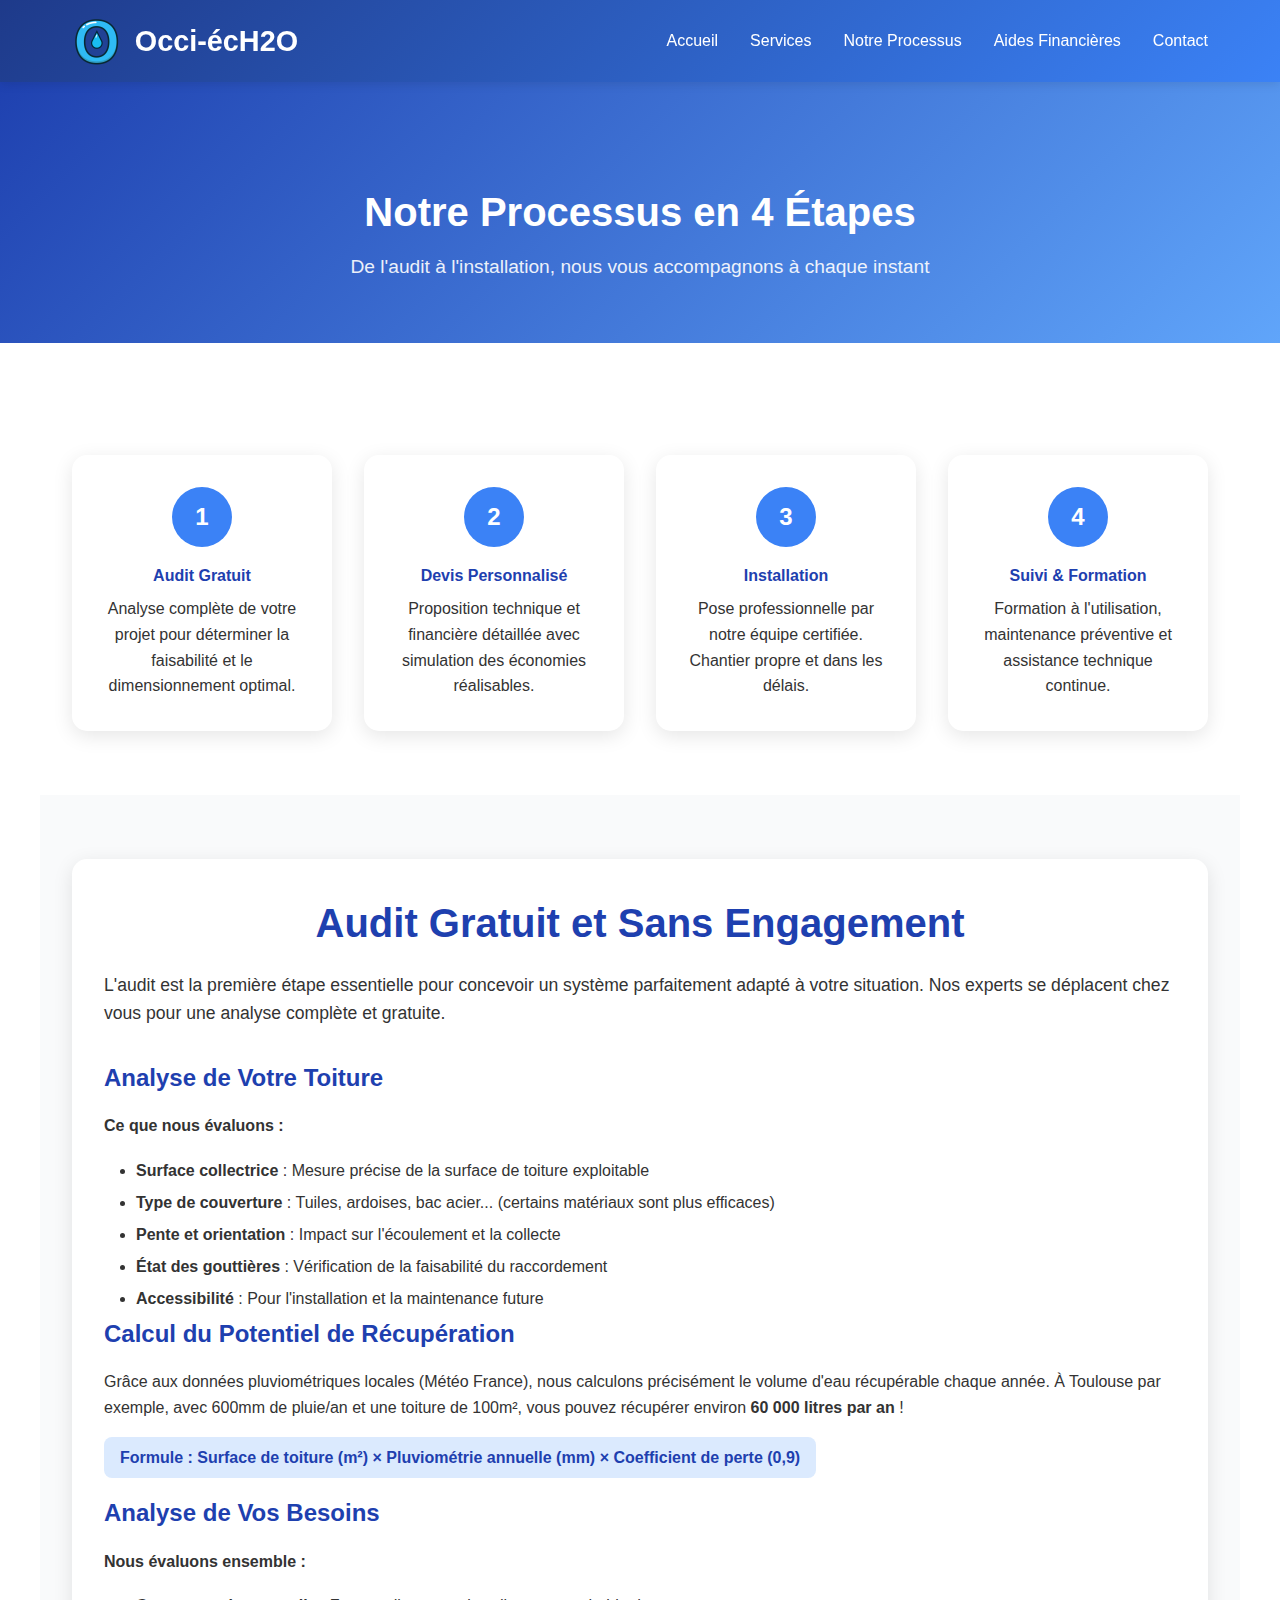
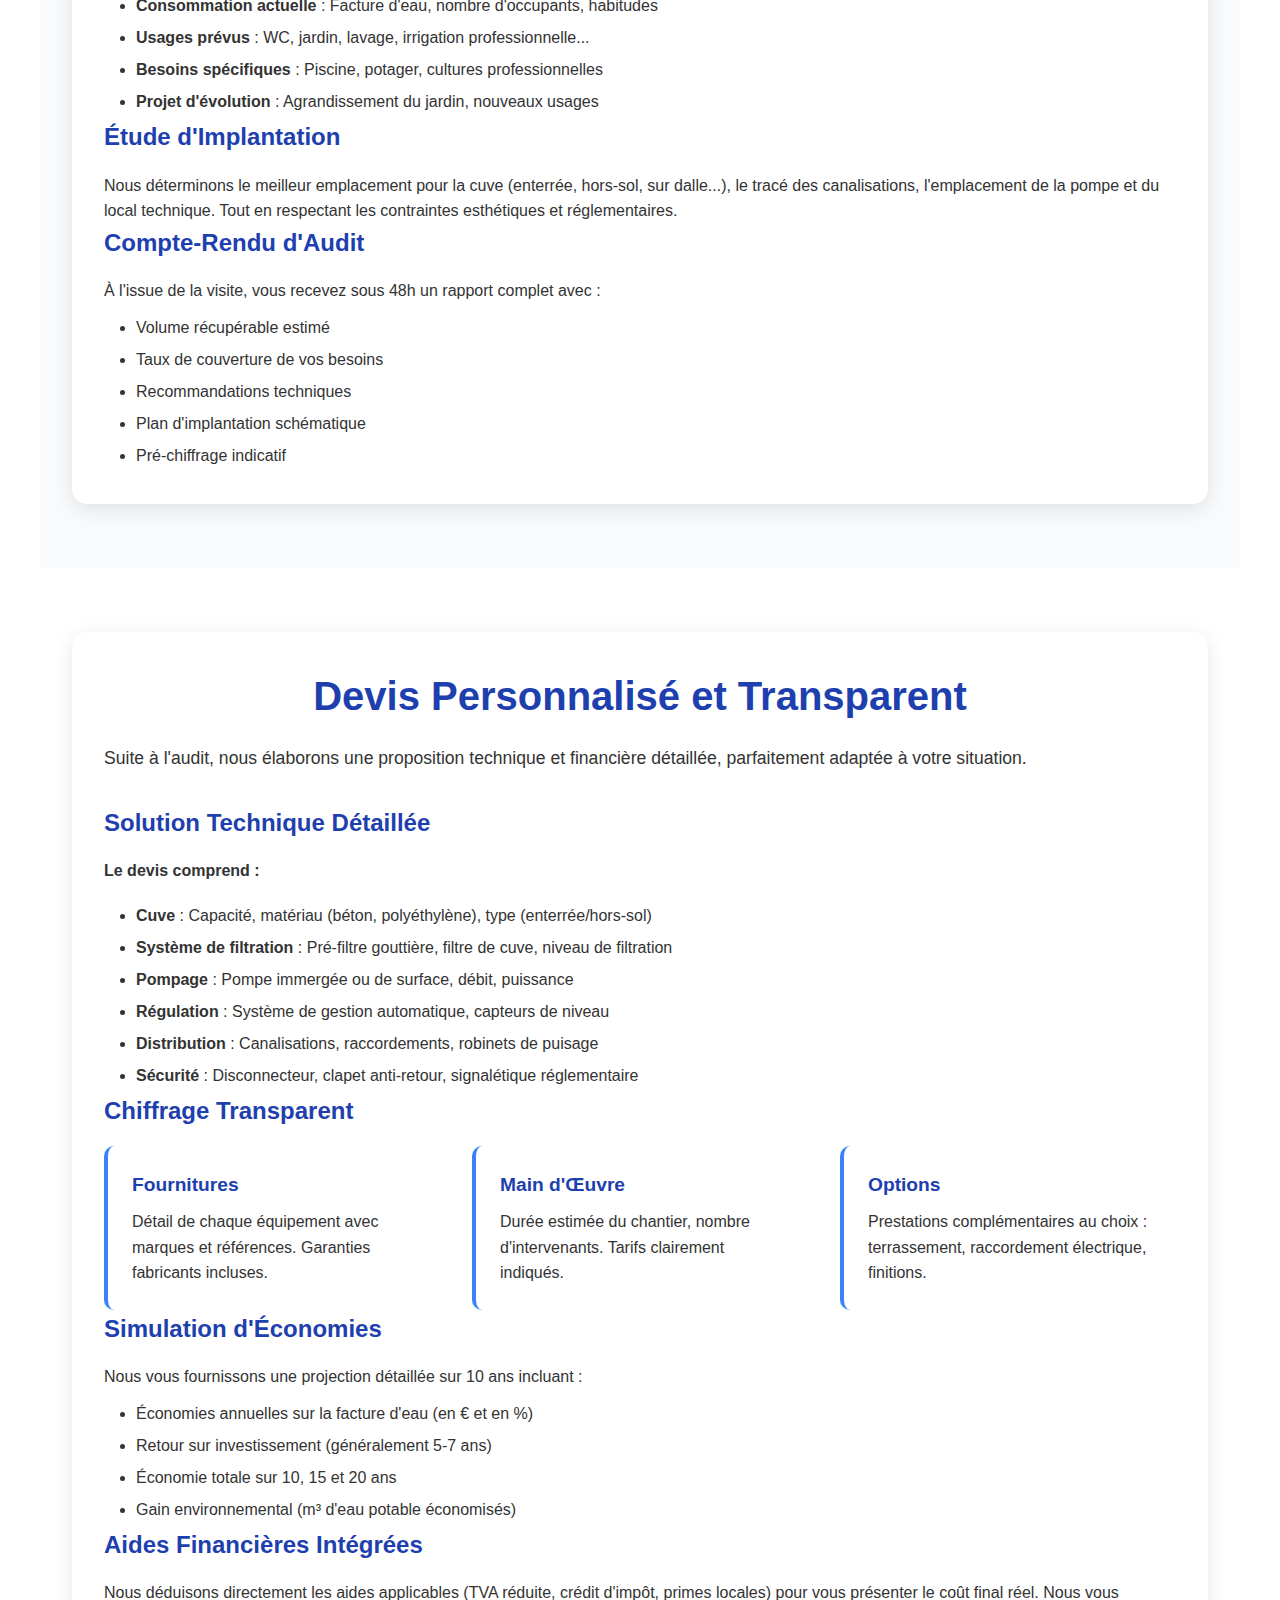
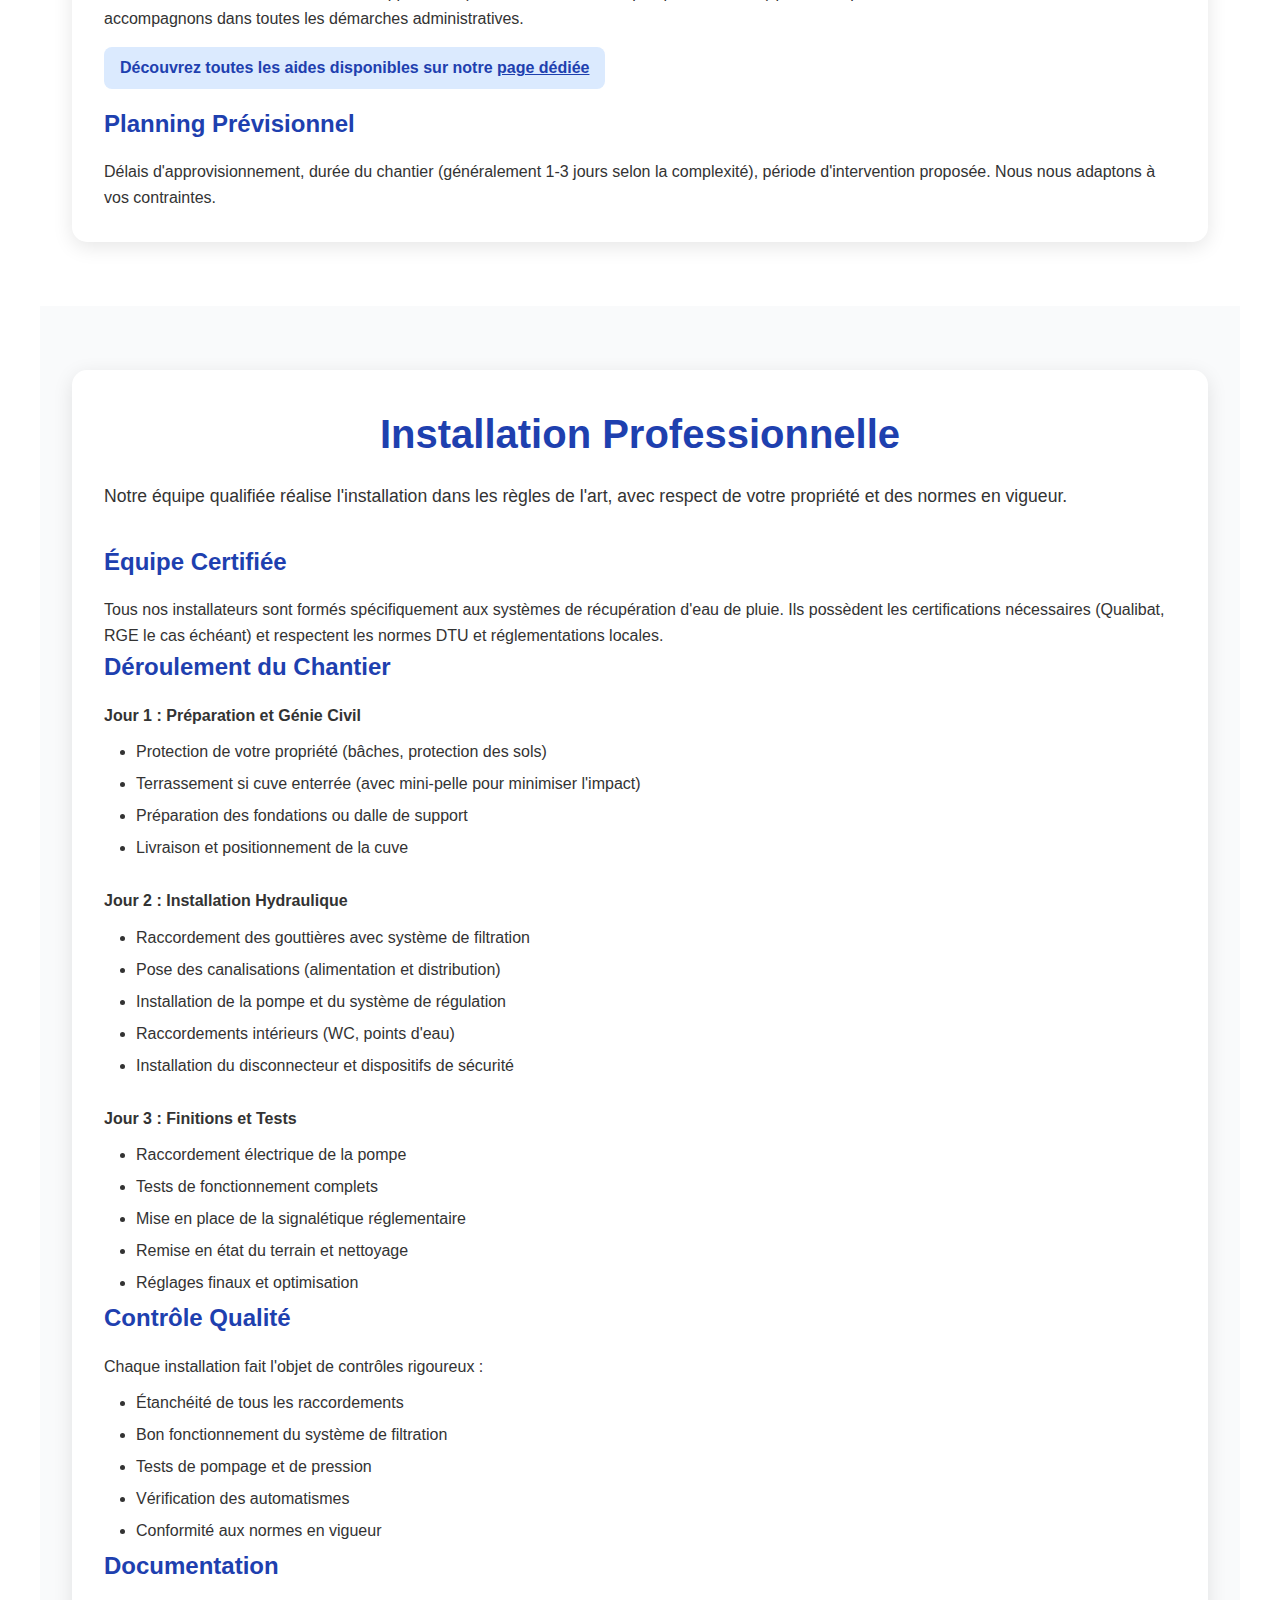
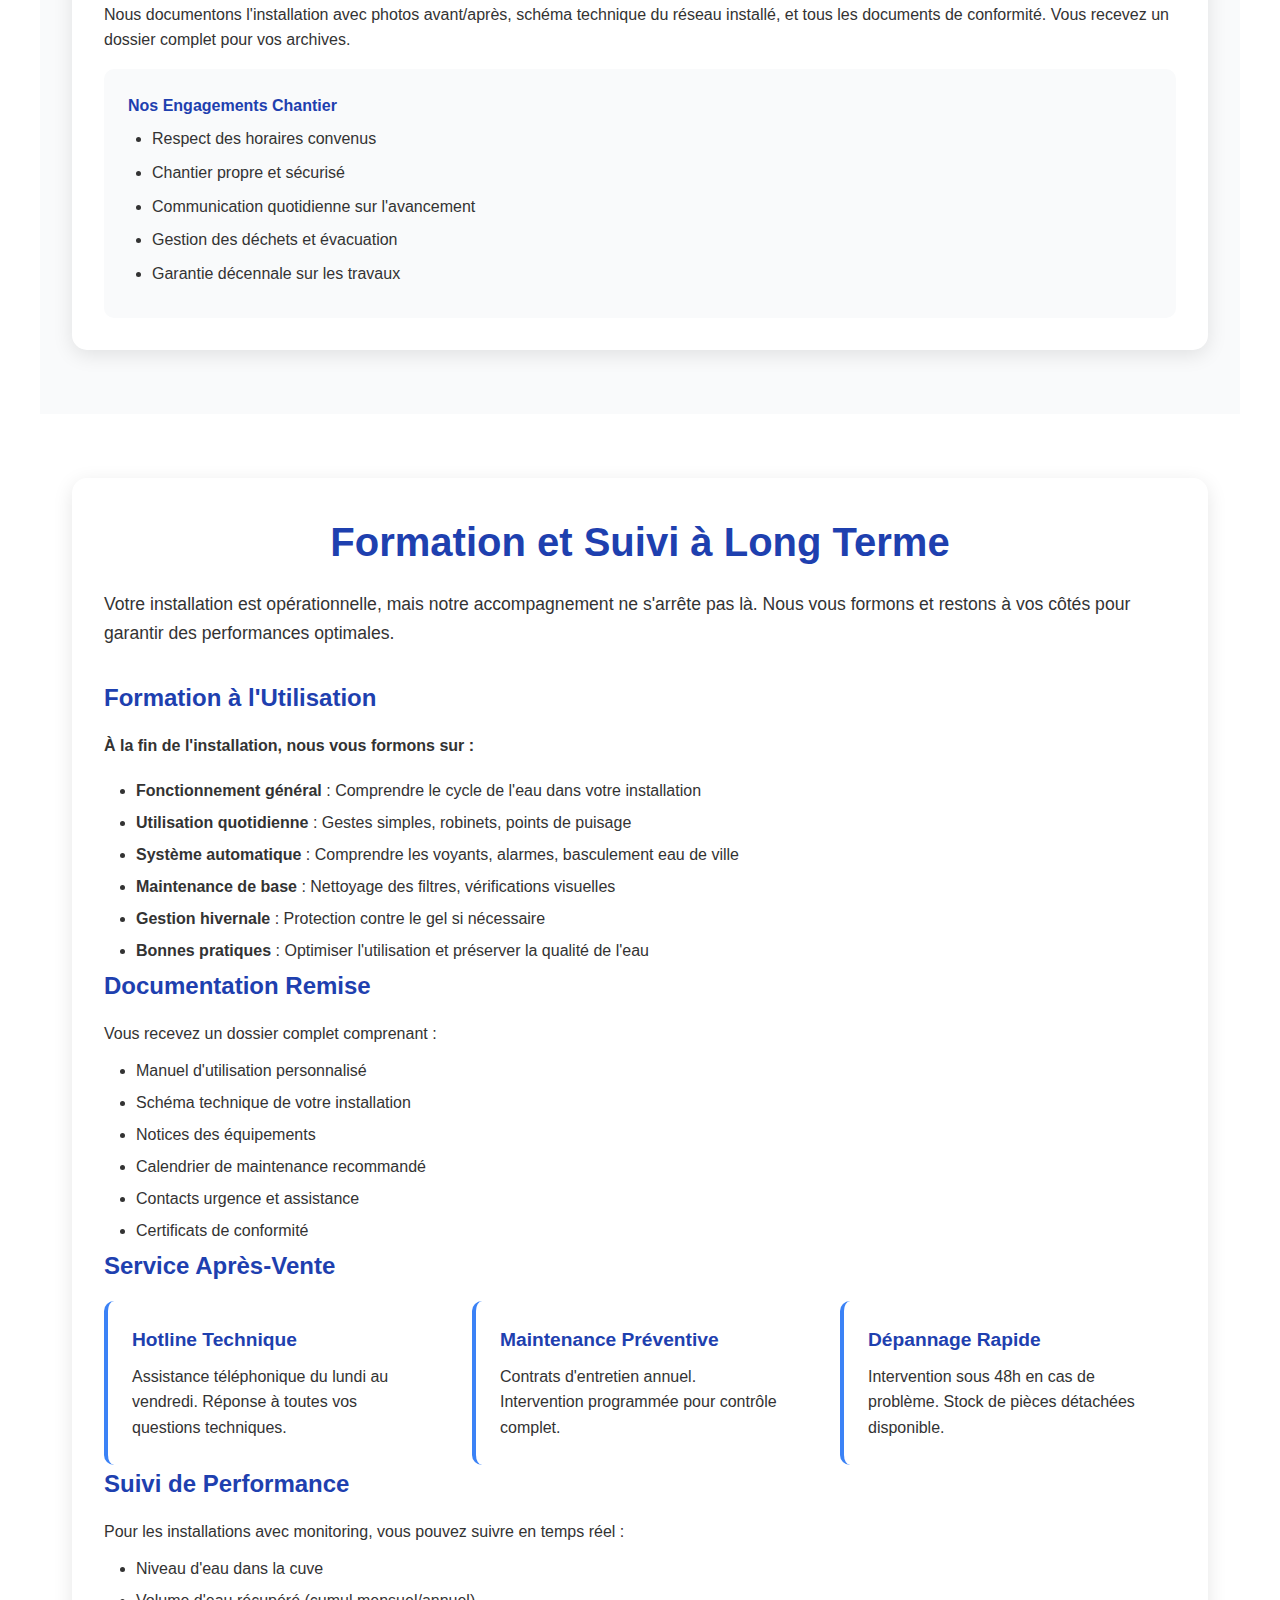
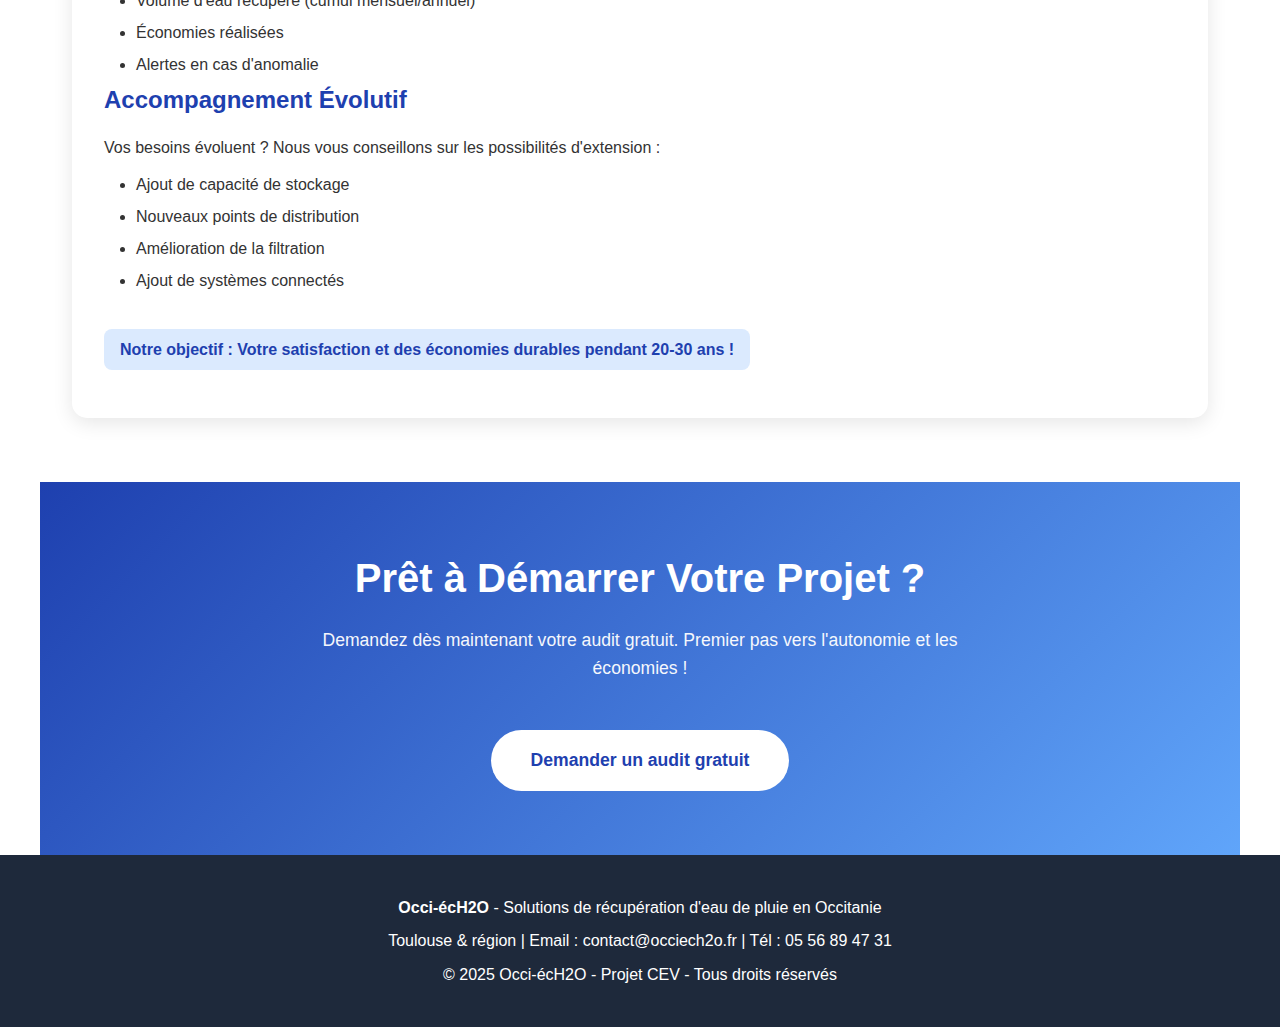
<file: processus.html>
<!DOCTYPE html>
<html lang="fr">
<head>
    <meta charset="UTF-8">
    <meta name="viewport" content="width=device-width, initial-scale=1.0">
    <title>Notre Processus - Occi-écH2O</title>
    <link rel="stylesheet" href="style.css">
    <link rel="icon" type="image/png" href="favicon.png">
    <script src="includes.js"></script>
</head>
<body>
    <!-- Header -->
    <div id="header-placeholder"></div>

    <!-- Page Header -->
    <div class="page-header">
        <h1>Notre Processus en 4 Étapes</h1>
        <p>De l'audit à l'installation, nous vous accompagnons à chaque instant</p>
    </div>

    <!-- Process Steps -->
    <section>
        <div class="process-steps">
            <div class="step">
                <div class="step-number">1</div>
                <h4>Audit Gratuit</h4>
                <p>Analyse complète de votre projet pour déterminer la faisabilité et le dimensionnement optimal.</p>
            </div>
            <div class="step">
                <div class="step-number">2</div>
                <h4>Devis Personnalisé</h4>
                <p>Proposition technique et financière détaillée avec simulation des économies réalisables.</p>
            </div>
            <div class="step">
                <div class="step-number">3</div>
                <h4>Installation</h4>
                <p>Pose professionnelle par notre équipe certifiée. Chantier propre et dans les délais.</p>
            </div>
            <div class="step">
                <div class="step-number">4</div>
                <h4>Suivi & Formation</h4>
                <p>Formation à l'utilisation, maintenance préventive et assistance technique continue.</p>
            </div>
        </div>
    </section>

    <!-- Étape 1 Détaillée -->
    <section style="background: #f9fafb;">
        <div class="service-card">
            <h2>Audit Gratuit et Sans Engagement</h2>
            <p style="font-size: 1.1rem; margin-bottom: 2rem;">
                L'audit est la première étape essentielle pour concevoir un système parfaitement adapté à votre situation. 
                Nos experts se déplacent chez vous pour une analyse complète et gratuite.
            </p>

            <h3>Analyse de Votre Toiture</h3>
            <p><strong>Ce que nous évaluons :</strong></p>
            <ul style="margin-left: 2rem; line-height: 2; margin-top: 1rem;">
                <li><strong>Surface collectrice</strong> : Mesure précise de la surface de toiture exploitable</li>
                <li><strong>Type de couverture</strong> : Tuiles, ardoises, bac acier... (certains matériaux sont plus efficaces)</li>
                <li><strong>Pente et orientation</strong> : Impact sur l'écoulement et la collecte</li>
                <li><strong>État des gouttières</strong> : Vérification de la faisabilité du raccordement</li>
                <li><strong>Accessibilité</strong> : Pour l'installation et la maintenance future</li>
            </ul>

            <h3>Calcul du Potentiel de Récupération</h3>
            <p>
                Grâce aux données pluviométriques locales (Météo France), nous calculons précisément le volume d'eau 
                récupérable chaque année. À Toulouse par exemple, avec 600mm de pluie/an et une toiture de 100m², 
                vous pouvez récupérer environ <strong>60 000 litres par an</strong> !
            </p>
            <div class="aide-montant">
                Formule : Surface de toiture (m²) × Pluviométrie annuelle (mm) × Coefficient de perte (0,9)
            </div>

            <h3>Analyse de Vos Besoins</h3>
            <p><strong>Nous évaluons ensemble :</strong></p>
            <ul style="margin-left: 2rem; line-height: 2; margin-top: 1rem;">
                <li><strong>Consommation actuelle</strong> : Facture d'eau, nombre d'occupants, habitudes</li>
                <li><strong>Usages prévus</strong> : WC, jardin, lavage, irrigation professionnelle...</li>
                <li><strong>Besoins spécifiques</strong> : Piscine, potager, cultures professionnelles</li>
                <li><strong>Projet d'évolution</strong> : Agrandissement du jardin, nouveaux usages</li>
            </ul>

            <h3>Étude d'Implantation</h3>
            <p>
                Nous déterminons le meilleur emplacement pour la cuve (enterrée, hors-sol, sur dalle...), 
                le tracé des canalisations, l'emplacement de la pompe et du local technique. Tout en respectant 
                les contraintes esthétiques et réglementaires.
            </p>

            <h3>Compte-Rendu d'Audit</h3>
            <p>
                À l'issue de la visite, vous recevez sous 48h un rapport complet avec :
            </p>
            <ul style="margin-left: 2rem; line-height: 2; margin-top: 0.5rem;">
                <li>Volume récupérable estimé</li>
                <li>Taux de couverture de vos besoins</li>
                <li>Recommandations techniques</li>
                <li>Plan d'implantation schématique</li>
                <li>Pré-chiffrage indicatif</li>
            </ul>
        </div>
    </section>

    <!-- Étape 2 Détaillée -->
    <section>
        <div class="service-card">
            <h2>Devis Personnalisé et Transparent</h2>
            <p style="font-size: 1.1rem; margin-bottom: 2rem;">
                Suite à l'audit, nous élaborons une proposition technique et financière détaillée, 
                parfaitement adaptée à votre situation.
            </p>

            <h3>Solution Technique Détaillée</h3>
            <p><strong>Le devis comprend :</strong></p>
            <ul style="margin-left: 2rem; line-height: 2; margin-top: 1rem;">
                <li><strong>Cuve</strong> : Capacité, matériau (béton, polyéthylène), type (enterrée/hors-sol)</li>
                <li><strong>Système de filtration</strong> : Pré-filtre gouttière, filtre de cuve, niveau de filtration</li>
                <li><strong>Pompage</strong> : Pompe immergée ou de surface, débit, puissance</li>
                <li><strong>Régulation</strong> : Système de gestion automatique, capteurs de niveau</li>
                <li><strong>Distribution</strong> : Canalisations, raccordements, robinets de puisage</li>
                <li><strong>Sécurité</strong> : Disconnecteur, clapet anti-retour, signalétique réglementaire</li>
            </ul>

            <h3>Chiffrage Transparent</h3>
            <div class="benefits-grid" style="margin-top: 1rem;">
                <div class="benefit-item">
                    <h4>Fournitures</h4>
                    <p>Détail de chaque équipement avec marques et références. Garanties fabricants incluses.</p>
                </div>
                <div class="benefit-item">
                    <h4>Main d'Œuvre</h4>
                    <p>Durée estimée du chantier, nombre d'intervenants. Tarifs clairement indiqués.</p>
                </div>
                <div class="benefit-item">
                    <h4>Options</h4>
                    <p>Prestations complémentaires au choix : terrassement, raccordement électrique, finitions.</p>
                </div>
            </div>

            <h3>Simulation d'Économies</h3>
            <p>
                Nous vous fournissons une projection détaillée sur 10 ans incluant :
            </p>
            <ul style="margin-left: 2rem; line-height: 2; margin-top: 0.5rem;">
                <li>Économies annuelles sur la facture d'eau (en € et en %)</li>
                <li>Retour sur investissement (généralement 5-7 ans)</li>
                <li>Économie totale sur 10, 15 et 20 ans</li>
                <li>Gain environnemental (m³ d'eau potable économisés)</li>
            </ul>

            <h3>Aides Financières Intégrées</h3>
            <p>
                Nous déduisons directement les aides applicables (TVA réduite, crédit d'impôt, primes locales) 
                pour vous présenter le coût final réel. Nous vous accompagnons dans toutes les démarches administratives.
            </p>
            <div class="aide-montant">
                Découvrez toutes les aides disponibles sur notre <a href="aides.html" style="color: #1e40af;">page dédiée</a>
            </div>

            <h3>Planning Prévisionnel</h3>
            <p>
                Délais d'approvisionnement, durée du chantier (généralement 1-3 jours selon la complexité), 
                période d'intervention proposée. Nous nous adaptons à vos contraintes.
            </p>
        </div>
    </section>

    <!-- Étape 3 Détaillée -->
    <section style="background: #f9fafb;">
        <div class="service-card">
            <h2>Installation Professionnelle</h2>
            <p style="font-size: 1.1rem; margin-bottom: 2rem;">
                Notre équipe qualifiée réalise l'installation dans les règles de l'art, avec respect de votre propriété 
                et des normes en vigueur.
            </p>

            <h3>Équipe Certifiée</h3>
            <p>
                Tous nos installateurs sont formés spécifiquement aux systèmes de récupération d'eau de pluie. 
                Ils possèdent les certifications nécessaires (Qualibat, RGE le cas échéant) et respectent 
                les normes DTU et réglementations locales.
            </p>

            <h3>Déroulement du Chantier</h3>
            <p><strong>Jour 1 : Préparation et Génie Civil</strong></p>
            <ul style="margin-left: 2rem; line-height: 2; margin-top: 0.5rem;">
                <li>Protection de votre propriété (bâches, protection des sols)</li>
                <li>Terrassement si cuve enterrée (avec mini-pelle pour minimiser l'impact)</li>
                <li>Préparation des fondations ou dalle de support</li>
                <li>Livraison et positionnement de la cuve</li>
            </ul>

            <p style="margin-top: 1.5rem;"><strong>Jour 2 : Installation Hydraulique</strong></p>
            <ul style="margin-left: 2rem; line-height: 2; margin-top: 0.5rem;">
                <li>Raccordement des gouttières avec système de filtration</li>
                <li>Pose des canalisations (alimentation et distribution)</li>
                <li>Installation de la pompe et du système de régulation</li>
                <li>Raccordements intérieurs (WC, points d'eau)</li>
                <li>Installation du disconnecteur et dispositifs de sécurité</li>
            </ul>

            <p style="margin-top: 1.5rem;"><strong>Jour 3 : Finitions et Tests</strong></p>
            <ul style="margin-left: 2rem; line-height: 2; margin-top: 0.5rem;">
                <li>Raccordement électrique de la pompe</li>
                <li>Tests de fonctionnement complets</li>
                <li>Mise en place de la signalétique réglementaire</li>
                <li>Remise en état du terrain et nettoyage</li>
                <li>Réglages finaux et optimisation</li>
            </ul>

            <h3>Contrôle Qualité</h3>
            <p>
                Chaque installation fait l'objet de contrôles rigoureux :
            </p>
            <ul style="margin-left: 2rem; line-height: 2; margin-top: 0.5rem;">
                <li>Étanchéité de tous les raccordements</li>
                <li>Bon fonctionnement du système de filtration</li>
                <li>Tests de pompage et de pression</li>
                <li>Vérification des automatismes</li>
                <li>Conformité aux normes en vigueur</li>
            </ul>

            <h3>Documentation</h3>
            <p>
                Nous documentons l'installation avec photos avant/après, schéma technique du réseau installé, 
                et tous les documents de conformité. Vous recevez un dossier complet pour vos archives.
            </p>

            <div class="aide-conditions">
                <h4>Nos Engagements Chantier</h4>
                <ul>
                    <li>Respect des horaires convenus</li>
                    <li>Chantier propre et sécurisé</li>
                    <li>Communication quotidienne sur l'avancement</li>
                    <li>Gestion des déchets et évacuation</li>
                    <li>Garantie décennale sur les travaux</li>
                </ul>
            </div>
        </div>
    </section>

    <!-- Étape 4 Détaillée -->
    <section>
        <div class="service-card">
            <h2>Formation et Suivi à Long Terme</h2>
            <p style="font-size: 1.1rem; margin-bottom: 2rem;">
                Votre installation est opérationnelle, mais notre accompagnement ne s'arrête pas là. 
                Nous vous formons et restons à vos côtés pour garantir des performances optimales.
            </p>

            <h3>Formation à l'Utilisation</h3>
            <p><strong>À la fin de l'installation, nous vous formons sur :</strong></p>
            <ul style="margin-left: 2rem; line-height: 2; margin-top: 1rem;">
                <li><strong>Fonctionnement général</strong> : Comprendre le cycle de l'eau dans votre installation</li>
                <li><strong>Utilisation quotidienne</strong> : Gestes simples, robinets, points de puisage</li>
                <li><strong>Système automatique</strong> : Comprendre les voyants, alarmes, basculement eau de ville</li>
                <li><strong>Maintenance de base</strong> : Nettoyage des filtres, vérifications visuelles</li>
                <li><strong>Gestion hivernale</strong> : Protection contre le gel si nécessaire</li>
                <li><strong>Bonnes pratiques</strong> : Optimiser l'utilisation et préserver la qualité de l'eau</li>
            </ul>

            <h3>Documentation Remise</h3>
            <p>Vous recevez un dossier complet comprenant :</p>
            <ul style="margin-left: 2rem; line-height: 2; margin-top: 0.5rem;">
                <li>Manuel d'utilisation personnalisé</li>
                <li>Schéma technique de votre installation</li>
                <li>Notices des équipements</li>
                <li>Calendrier de maintenance recommandé</li>
                <li>Contacts urgence et assistance</li>
                <li>Certificats de conformité</li>
            </ul>

            <h3>Service Après-Vente</h3>
            <div class="benefits-grid" style="margin-top: 1rem;">
                <div class="benefit-item">
                    <h4>Hotline Technique</h4>
                    <p>Assistance téléphonique du lundi au vendredi. Réponse à toutes vos questions techniques.</p>
                </div>
                <div class="benefit-item">
                    <h4>Maintenance Préventive</h4>
                    <p>Contrats d'entretien annuel. Intervention programmée pour contrôle complet.</p>
                </div>
                <div class="benefit-item">
                    <h4>Dépannage Rapide</h4>
                    <p>Intervention sous 48h en cas de problème. Stock de pièces détachées disponible.</p>
                </div>
            </div>

            <h3>Suivi de Performance</h3>
            <p>
                Pour les installations avec monitoring, vous pouvez suivre en temps réel :
            </p>
            <ul style="margin-left: 2rem; line-height: 2; margin-top: 0.5rem;">
                <li>Niveau d'eau dans la cuve</li>
                <li>Volume d'eau récupéré (cumul mensuel/annuel)</li>
                <li>Économies réalisées</li>
                <li>Alertes en cas d'anomalie</li>
            </ul>

            <h3>Accompagnement Évolutif</h3>
            <p>
                Vos besoins évoluent ? Nous vous conseillons sur les possibilités d'extension :
            </p>
            <ul style="margin-left: 2rem; line-height: 2; margin-top: 0.5rem;">
                <li>Ajout de capacité de stockage</li>
                <li>Nouveaux points de distribution</li>
                <li>Amélioration de la filtration</li>
                <li>Ajout de systèmes connectés</li>
            </ul>

            <div class="aide-montant" style="margin-top: 2rem;">
                Notre objectif : Votre satisfaction et des économies durables pendant 20-30 ans !
            </div>
        </div>
    </section>

    <!-- CTA -->
    <section style="text-align: center; background: linear-gradient(135deg, #1e40af 0%, #60a5fa 100%); color: white;">
        <h2 style="color: white;">Prêt à Démarrer Votre Projet ?</h2>
        <p class="section-intro" style="color: white; opacity: 0.95;">
            Demandez dès maintenant votre audit gratuit. Premier pas vers l'autonomie et les économies !
        </p>
        <a href="contact.html" class="cta-button">Demander un audit gratuit</a>
    </section>

    <!-- Footer -->
    <div id="footer-placeholder"></div>
</body>
</html>
</file>
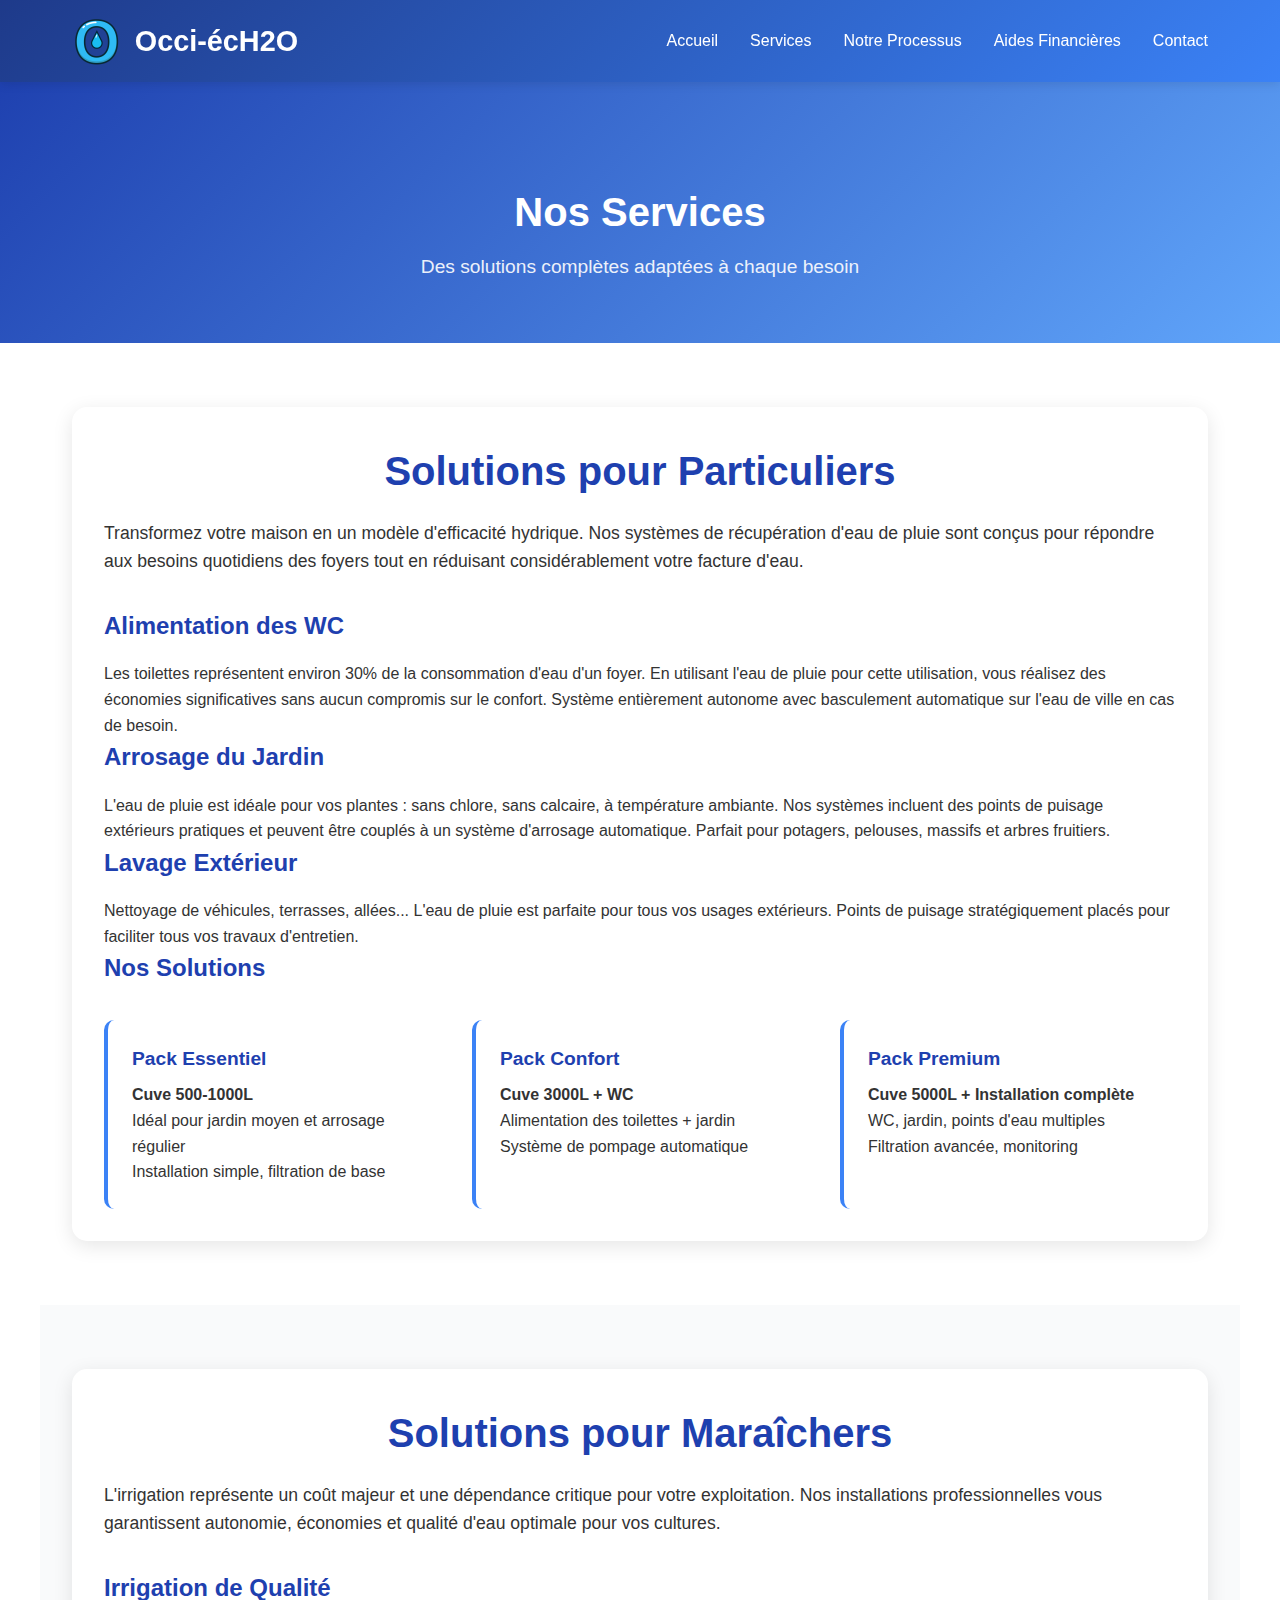
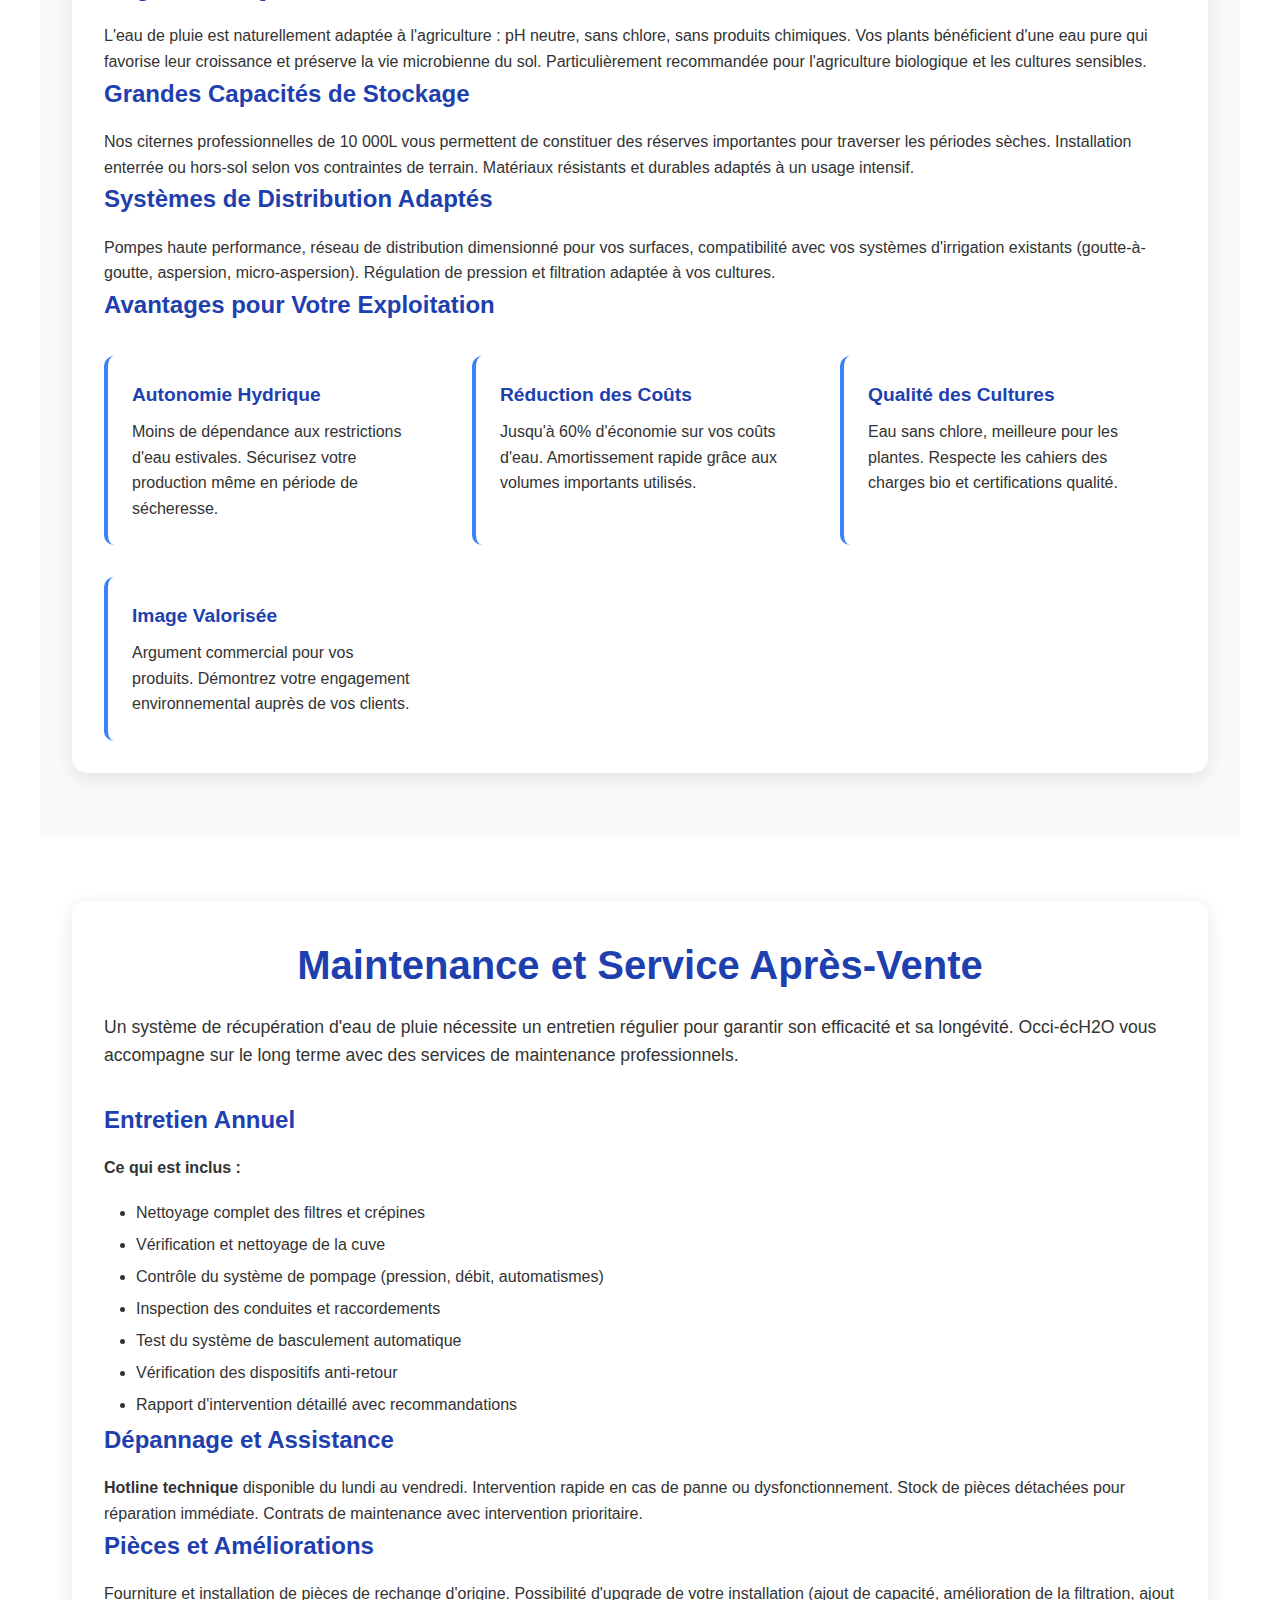
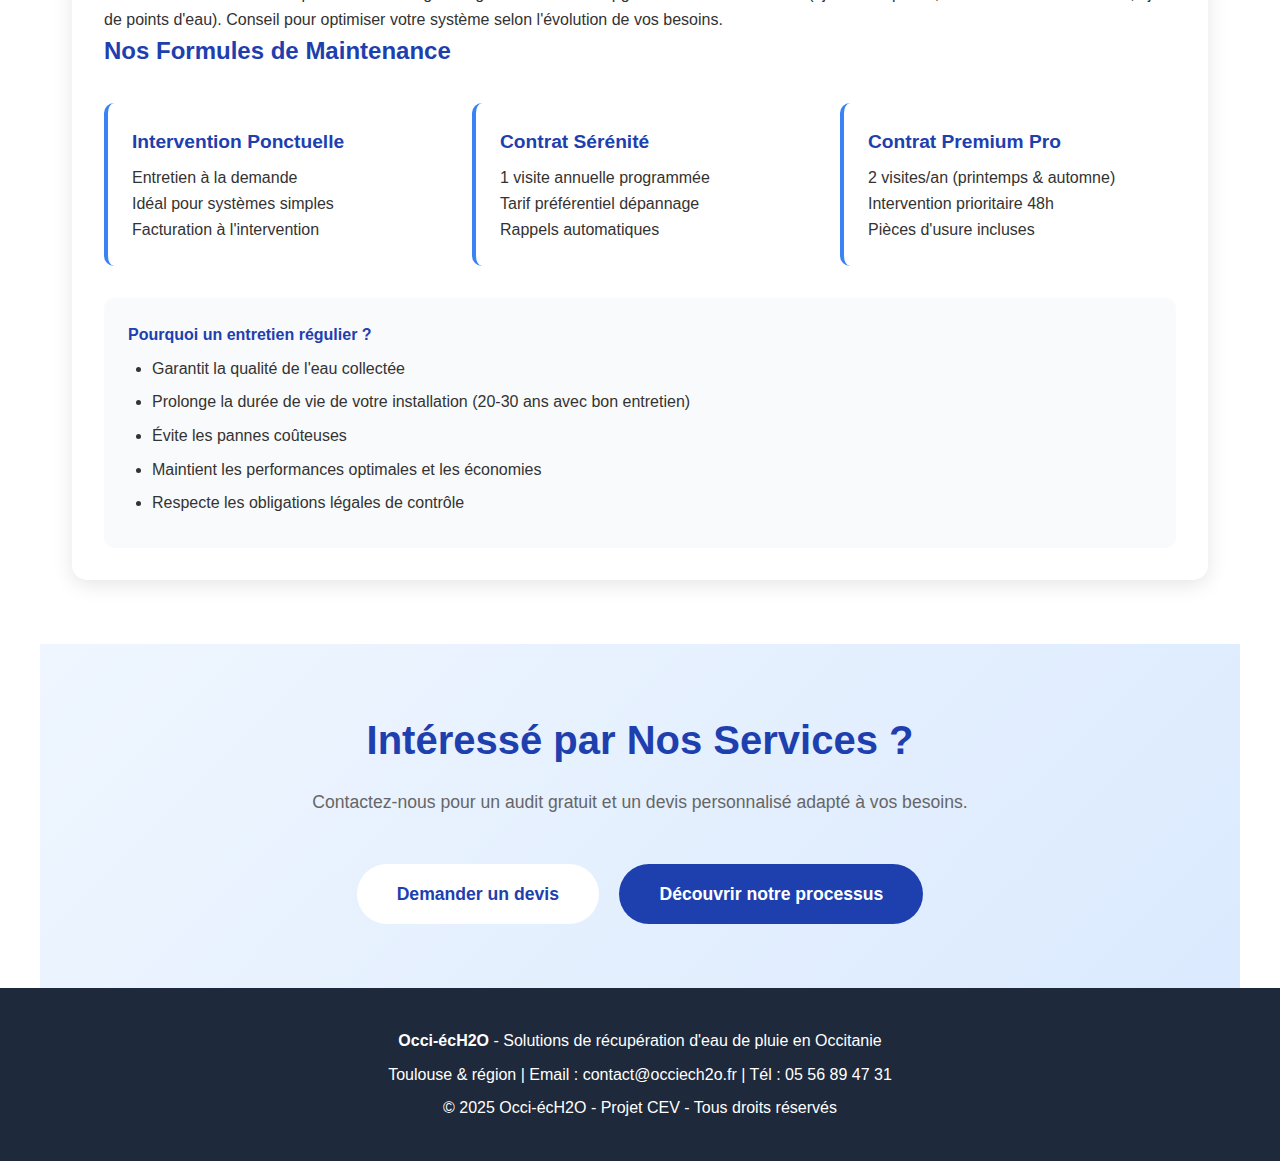
<file: services.html>
<!DOCTYPE html>
<html lang="fr">
<head>
    <meta charset="UTF-8">
    <meta name="viewport" content="width=device-width, initial-scale=1.0">
    <title>Nos Services - Occi-écH2O</title>
    <link rel="stylesheet" href="style.css">
    <link rel="icon" type="image/png" href="favicon.png">
    <script src="includes.js"></script>
</head>
<body>
    <!-- Header -->
    <div id="header-placeholder"></div>

    <!-- Page Header -->
    <div class="page-header">
        <h1>Nos Services</h1>
        <p>Des solutions complètes adaptées à chaque besoin</p>
    </div>

    <!-- Services Détaillés -->
    <section id="particuliers">
        <div class="service-card">
            <h2>Solutions pour Particuliers</h2>
            <p style="font-size: 1.1rem; margin-bottom: 2rem;">
                Transformez votre maison en un modèle d'efficacité hydrique. Nos systèmes de récupération d'eau de pluie 
                sont conçus pour répondre aux besoins quotidiens des foyers tout en réduisant considérablement votre facture d'eau.
            </p>

            <h3>Alimentation des WC</h3>
            <p>
                Les toilettes représentent environ 30% de la consommation d'eau d'un foyer. En utilisant l'eau de pluie 
                pour cette utilisation, vous réalisez des économies significatives sans aucun compromis sur le confort. 
                Système entièrement autonome avec basculement automatique sur l'eau de ville en cas de besoin.
            </p>

            <h3>Arrosage du Jardin</h3>
            <p>
                L'eau de pluie est idéale pour vos plantes : sans chlore, sans calcaire, à température ambiante. 
                Nos systèmes incluent des points de puisage extérieurs pratiques et peuvent être couplés à un système 
                d'arrosage automatique. Parfait pour potagers, pelouses, massifs et arbres fruitiers.
            </p>

            <h3>Lavage Extérieur</h3>
            <p>
                Nettoyage de véhicules, terrasses, allées... L'eau de pluie est parfaite pour tous vos usages extérieurs. 
                Points de puisage stratégiquement placés pour faciliter tous vos travaux d'entretien.
            </p>

            <h3>Nos Solutions</h3>
            <div class="benefits-grid">
                <div class="benefit-item">
                    <h4>Pack Essentiel</h4>
                    <p><strong>Cuve 500-1000L</strong><br>
                    Idéal pour jardin moyen et arrosage régulier<br>
                    Installation simple, filtration de base</p>
                </div>
                <div class="benefit-item">
                    <h4>Pack Confort</h4>
                    <p><strong>Cuve 3000L + WC</strong><br>
                    Alimentation des toilettes + jardin<br>
                    Système de pompage automatique</p>
                </div>
                <div class="benefit-item">
                    <h4>Pack Premium</h4>
                    <p><strong>Cuve 5000L + Installation complète</strong><br>
                    WC, jardin, points d'eau multiples<br>
                    Filtration avancée, monitoring</p>
                </div>
            </div>
        </div>
    </section>

    <section id="maraichers" style="background: #f9fafb;">
        <div class="service-card">
            <h2>Solutions pour Maraîchers</h2>
            <p style="font-size: 1.1rem; margin-bottom: 2rem;">
                L'irrigation représente un coût majeur et une dépendance critique pour votre exploitation. 
                Nos installations professionnelles vous garantissent autonomie, économies et qualité d'eau optimale pour vos cultures.
            </p>

            <h3>Irrigation de Qualité</h3>
            <p>
                L'eau de pluie est naturellement adaptée à l'agriculture : pH neutre, sans chlore, sans produits chimiques. 
                Vos plants bénéficient d'une eau pure qui favorise leur croissance et préserve la vie microbienne du sol. 
                Particulièrement recommandée pour l'agriculture biologique et les cultures sensibles.
            </p>

            <h3>Grandes Capacités de Stockage</h3>
            <p>
                Nos citernes professionnelles de 10 000L vous permettent de constituer des réserves importantes 
                pour traverser les périodes sèches. Installation enterrée ou hors-sol selon vos contraintes de terrain. 
                Matériaux résistants et durables adaptés à un usage intensif.
            </p>

            <h3>Systèmes de Distribution Adaptés</h3>
            <p>
                Pompes haute performance, réseau de distribution dimensionné pour vos surfaces, compatibilité avec vos 
                systèmes d'irrigation existants (goutte-à-goutte, aspersion, micro-aspersion). Régulation de pression 
                et filtration adaptée à vos cultures.
            </p>

            <h3>Avantages pour Votre Exploitation</h3>
            <div class="benefits-grid">
                <div class="benefit-item">
                    <h4>Autonomie Hydrique</h4>
                    <p>Moins de dépendance aux restrictions d'eau estivales. Sécurisez votre production même en période de sécheresse.</p>
                </div>
                <div class="benefit-item">
                    <h4>Réduction des Coûts</h4>
                    <p>Jusqu'à 60% d'économie sur vos coûts d'eau. Amortissement rapide grâce aux volumes importants utilisés.</p>
                </div>
                <div class="benefit-item">
                    <h4>Qualité des Cultures</h4>
                    <p>Eau sans chlore, meilleure pour les plantes. Respecte les cahiers des charges bio et certifications qualité.</p>
                </div>
                <div class="benefit-item">
                    <h4>Image Valorisée</h4>
                    <p>Argument commercial pour vos produits. Démontrez votre engagement environnemental auprès de vos clients.</p>
                </div>
            </div>
        </div>
    </section>

    <section id="maintenance">
        <div class="service-card">
            <h2>Maintenance et Service Après-Vente</h2>
            <p style="font-size: 1.1rem; margin-bottom: 2rem;">
                Un système de récupération d'eau de pluie nécessite un entretien régulier pour garantir son efficacité 
                et sa longévité. Occi-écH2O vous accompagne sur le long terme avec des services de maintenance professionnels.
            </p>

            <h3>Entretien Annuel</h3>
            <p><strong>Ce qui est inclus :</strong></p>
            <ul style="margin-left: 2rem; line-height: 2; margin-top: 1rem;">
                <li>Nettoyage complet des filtres et crépines</li>
                <li>Vérification et nettoyage de la cuve</li>
                <li>Contrôle du système de pompage (pression, débit, automatismes)</li>
                <li>Inspection des conduites et raccordements</li>
                <li>Test du système de basculement automatique</li>
                <li>Vérification des dispositifs anti-retour</li>
                <li>Rapport d'intervention détaillé avec recommandations</li>
            </ul>

            <h3>Dépannage et Assistance</h3>
            <p>
                <strong>Hotline technique</strong> disponible du lundi au vendredi. Intervention rapide en cas de panne 
                ou dysfonctionnement. Stock de pièces détachées pour réparation immédiate. Contrats de maintenance avec 
                intervention prioritaire.
            </p>

            <h3>Pièces et Améliorations</h3>
            <p>
                Fourniture et installation de pièces de rechange d'origine. Possibilité d'upgrade de votre installation 
                (ajout de capacité, amélioration de la filtration, ajout de points d'eau). Conseil pour optimiser 
                votre système selon l'évolution de vos besoins.
            </p>

            <h3>Nos Formules de Maintenance</h3>
            <div class="benefits-grid">
                <div class="benefit-item">
                    <h4>Intervention Ponctuelle</h4>
                    <p>Entretien à la demande<br>
                    Idéal pour systèmes simples<br>
                    Facturation à l'intervention</p>
                </div>
                <div class="benefit-item">
                    <h4>Contrat Sérénité</h4>
                    <p>1 visite annuelle programmée<br>
                    Tarif préférentiel dépannage<br>
                    Rappels automatiques</p>
                </div>
                <div class="benefit-item">
                    <h4>Contrat Premium Pro</h4>
                    <p>2 visites/an (printemps & automne)<br>
                    Intervention prioritaire 48h<br>
                    Pièces d'usure incluses</p>
                </div>
            </div>

            <div class="aide-conditions" style="margin-top: 2rem;">
                <h4>Pourquoi un entretien régulier ?</h4>
                <ul>
                    <li>Garantit la qualité de l'eau collectée</li>
                    <li>Prolonge la durée de vie de votre installation (20-30 ans avec bon entretien)</li>
                    <li>Évite les pannes coûteuses</li>
                    <li>Maintient les performances optimales et les économies</li>
                    <li>Respecte les obligations légales de contrôle</li>
                </ul>
            </div>
        </div>
    </section>

    <!-- CTA -->
    <section style="text-align: center; background: linear-gradient(135deg, #eff6ff 0%, #dbeafe 100%);">
        <h2>Intéressé par Nos Services ?</h2>
        <p class="section-intro">
            Contactez-nous pour un audit gratuit et un devis personnalisé adapté à vos besoins.
        </p>
        <a href="contact.html" class="cta-button">Demander un devis</a>
        <a href="processus.html" class="cta-button" style="background: #1e40af; color: white; margin-left: 1rem;">Découvrir notre processus</a>
    </section>

    <!-- Footer -->
    <div id="footer-placeholder"></div>
</body>
</html>
</file>
<file: style.css>
/* Reset & Base Styles */
* {
    margin: 0;
    padding: 0;
    box-sizing: border-box;
}

body {
    font-family: 'Segoe UI', Tahoma, Geneva, Verdana, sans-serif;
    line-height: 1.6;
    color: #333;
}

/* Header */
header {
    background: linear-gradient(135deg, #1e3a8a 0%, #3b82f6 100%);
    color: white;
    padding: 1rem 0;
    position: fixed;
    width: 100%;
    top: 0;
    z-index: 1000;
    box-shadow: 0 2px 10px rgba(0,0,0,0.1);
}

nav {
    max-width: 1200px;
    margin: 0 auto;
    display: flex;
    justify-content: space-between;
    align-items: center;
    padding: 0 2rem;
}

.logo {
    font-size: 1.8rem;
    font-weight: bold;
    display: flex;
    align-items: center;
    gap: 0.8rem;
}

.logo-img {
    height: 50px;
    width: auto;
}

.nav-links {
    display: flex;
    gap: 2rem;
    list-style: none;
}

.nav-links a {
    color: white;
    text-decoration: none;
    transition: opacity 0.3s;
    font-size: 1rem;
}

.nav-links a:hover {
    opacity: 0.8;
    text-decoration: underline;
}

/* Hero Section */
.hero {
    background: linear-gradient(135deg, #1e40af 0%, #60a5fa 100%);
    color: white;
    padding: 120px 2rem 80px;
    text-align: center;
    margin-top: 60px;
}

.hero h1 {
    font-size: 3rem;
    margin-bottom: 1rem;
}

.hero p {
    font-size: 1.3rem;
    margin-bottom: 2rem;
    opacity: 0.95;
}

.cta-button {
    display: inline-block;
    background: white;
    color: #1e40af;
    padding: 1rem 2.5rem;
    text-decoration: none;
    border-radius: 50px;
    font-weight: bold;
    font-size: 1.1rem;
    transition: transform 0.3s, box-shadow 0.3s;
}

.cta-button:hover {
    transform: translateY(-3px);
    box-shadow: 0 10px 25px rgba(0,0,0,0.2);
}

/* Sections */
section {
    max-width: 1200px;
    margin: 0 auto;
    padding: 4rem 2rem;
}

h2 {
    font-size: 2.5rem;
    margin-bottom: 1rem;
    color: #1e40af;
    text-align: center;
}

h3 {
    font-size: 1.8rem;
    color: #1e40af;
    margin-bottom: 1rem;
}

.section-intro {
    text-align: center;
    max-width: 700px;
    margin: 0 auto 3rem;
    font-size: 1.1rem;
    color: #666;
}

/* Services Grid */
.services-grid {
    display: grid;
    grid-template-columns: repeat(auto-fit, minmax(300px, 1fr));
    gap: 2rem;
    margin-top: 3rem;
}

.service-card {
    background: white;
    padding: 2rem;
    border-radius: 15px;
    box-shadow: 0 5px 20px rgba(0,0,0,0.1);
    transition: transform 0.3s, box-shadow 0.3s;
}

.service-card:hover {
    transform: translateY(-10px);
    box-shadow: 0 15px 40px rgba(0,0,0,0.15);
}

.service-icon {
    font-size: 3rem;
    margin-bottom: 1rem;
}

.service-card h3 {
    color: #1e40af;
    margin-bottom: 1rem;
    font-size: 1.5rem;
}

/* Benefits Section */
.benefits {
    background: linear-gradient(135deg, #eff6ff 0%, #dbeafe 100%);
}

.benefits-grid {
    display: grid;
    grid-template-columns: repeat(auto-fit, minmax(250px, 1fr));
    gap: 2rem;
    margin-top: 2rem;
}

.benefit-item {
    background: white;
    padding: 1.5rem;
    border-radius: 10px;
    border-left: 4px solid #3b82f6;
}

.benefit-item h4 {
    color: #1e40af;
    margin-bottom: 0.5rem;
    font-size: 1.2rem;
}

/* Stats Section */
.stats {
    background: #1e40af;
    color: white;
    text-align: center;
}

.stats h2 {
    color: white;
}

.stats-grid {
    display: grid;
    grid-template-columns: repeat(auto-fit, minmax(200px, 1fr));
    gap: 3rem;
    margin-top: 3rem;
}

.stat-item {
    padding: 2rem;
}

.stat-number {
    font-size: 3.5rem;
    font-weight: bold;
    display: block;
    margin-bottom: 0.5rem;
}

.stat-label {
    font-size: 1.1rem;
    opacity: 0.9;
}

/* Process Section */
.process-steps {
    display: grid;
    grid-template-columns: repeat(auto-fit, minmax(250px, 1fr));
    gap: 2rem;
    margin-top: 3rem;
}

.step {
    text-align: center;
    position: relative;
    background: white;
    padding: 2rem;
    border-radius: 15px;
    box-shadow: 0 5px 20px rgba(0,0,0,0.1);
}

.step-number {
    display: inline-block;
    width: 60px;
    height: 60px;
    background: #3b82f6;
    color: white;
    border-radius: 50%;
    line-height: 60px;
    font-size: 1.5rem;
    font-weight: bold;
    margin-bottom: 1rem;
}

.step h4 {
    color: #1e40af;
    margin-bottom: 0.5rem;
}

/* Contact Section */
.contact-content {
    max-width: 800px;
    margin: 0 auto;
}

.contact-info {
    background: white;
    padding: 2rem;
    border-radius: 15px;
    box-shadow: 0 5px 20px rgba(0,0,0,0.1);
    margin-top: 2rem;
}

.contact-item {
    margin: 1.5rem 0;
    font-size: 1.1rem;
}

.contact-item strong {
    color: #1e40af;
    display: block;
    margin-bottom: 0.5rem;
}

/* Aides Section */
.aide-card {
    background: white;
    padding: 2rem;
    border-radius: 15px;
    box-shadow: 0 5px 20px rgba(0,0,0,0.1);
    margin-bottom: 2rem;
}

.aide-card h3 {
    color: #1e40af;
    margin-bottom: 1rem;
    display: flex;
    align-items: center;
    gap: 0.5rem;
}

.aide-montant {
    background: #dbeafe;
    color: #1e40af;
    padding: 0.5rem 1rem;
    border-radius: 8px;
    font-weight: bold;
    display: inline-block;
    margin: 1rem 0;
}

.aide-conditions {
    background: #f9fafb;
    padding: 1.5rem;
    border-radius: 10px;
    margin-top: 1rem;
}

.aide-conditions h4 {
    color: #1e40af;
    margin-bottom: 0.5rem;
}

.aide-conditions ul {
    margin-left: 1.5rem;
    margin-top: 0.5rem;
}

.aide-conditions li {
    margin: 0.5rem 0;
}

/* Footer */
footer {
    background: #1e293b;
    color: white;
    text-align: center;
    padding: 2rem;
}

footer p {
    margin: 0.5rem 0;
}

/* Page Header (for non-home pages) */
.page-header {
    background: linear-gradient(135deg, #1e40af 0%, #60a5fa 100%);
    color: white;
    padding: 120px 2rem 60px;
    text-align: center;
    margin-top: 60px;
}

.page-header h1 {
    font-size: 2.5rem;
    margin-bottom: 0.5rem;
}

.page-header p {
    font-size: 1.2rem;
    opacity: 0.9;
}

/* Responsive */
@media (max-width: 768px) {
    .hero h1 {
        font-size: 2rem;
    }

    .hero p {
        font-size: 1.1rem;
    }

    h2 {
        font-size: 2rem;
    }

    .nav-links {
        gap: 1rem;
        flex-wrap: wrap;
        justify-content: center;
        font-size: 0.9rem;
    }

    nav {
        flex-direction: column;
        gap: 1rem;
    }

    .logo {
        font-size: 1.5rem;
    }

    .page-header h1 {
        font-size: 2rem;
    }
}
</file>
